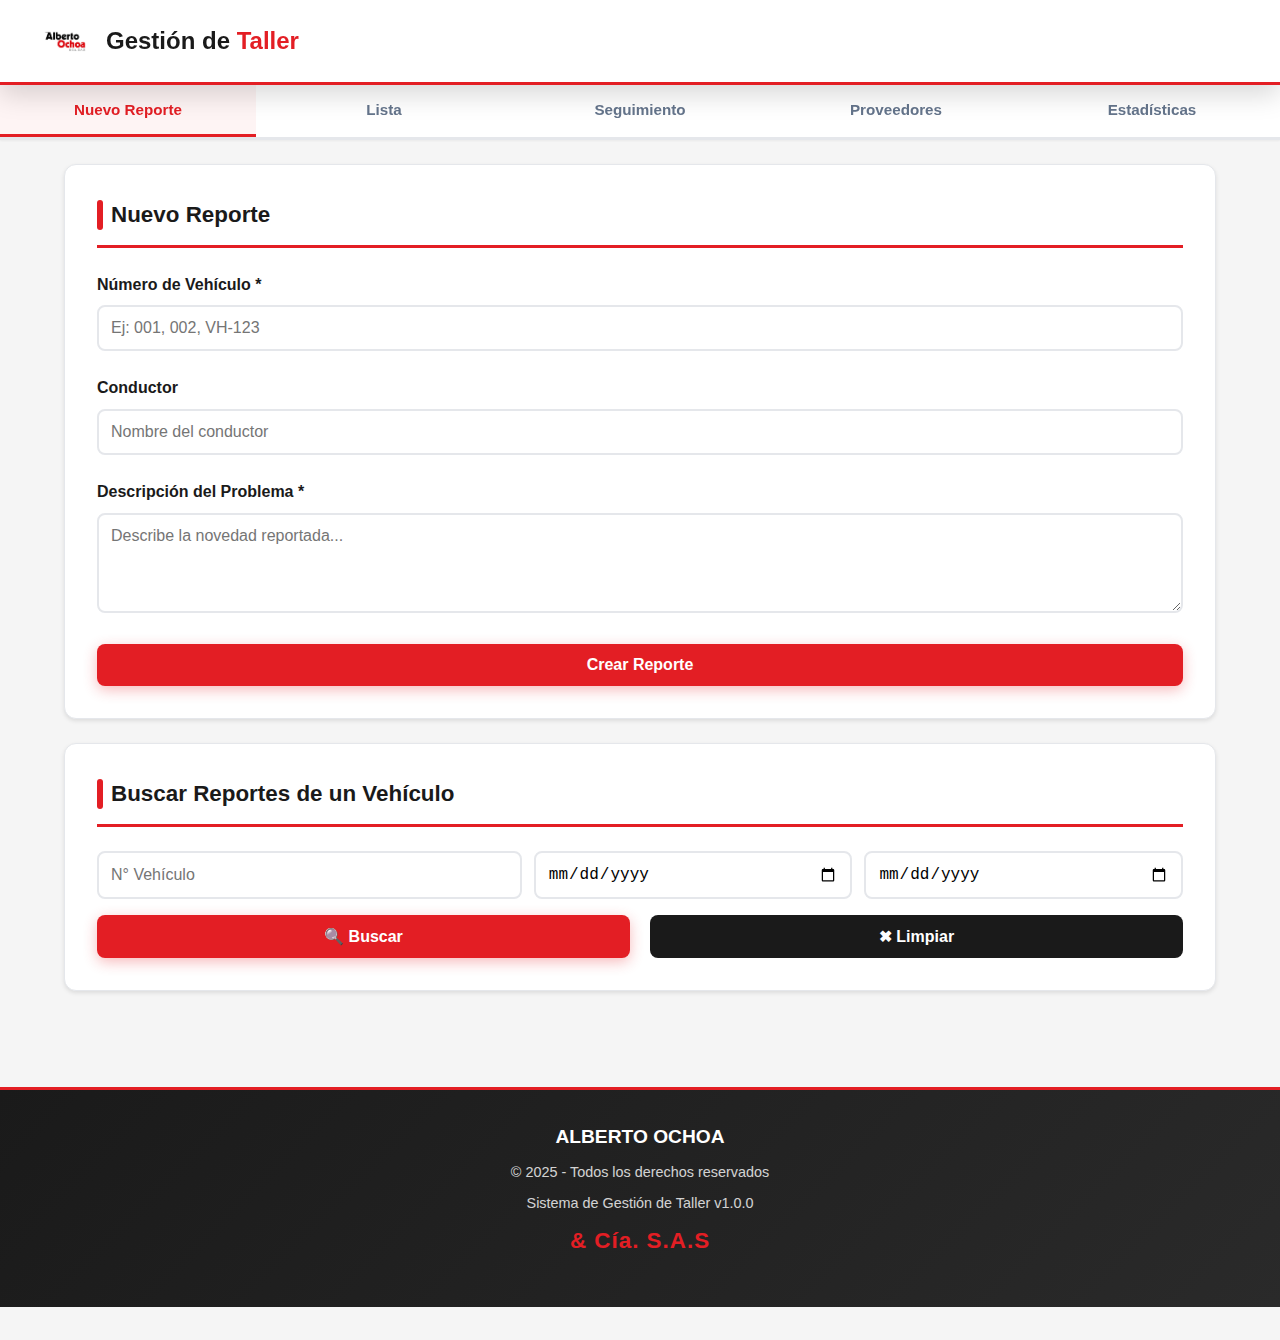
<file: index.html>
<!DOCTYPE html>
<html lang="es">
<head>
  <meta charset="UTF-8">
  <meta name="viewport" content="width=device-width, initial-scale=1.0, maximum-scale=1.0, user-scalable=no">
  <meta name="theme-color" content="#e31e24">
  <meta name="description" content="Sistema de Gestión de Taller - Alberto Ochoa & Cía. S.A.S">
  <meta name="apple-mobile-web-app-capable" content="yes">
  <meta name="apple-mobile-web-app-status-bar-style" content="black-translucent">
  <title>Gestión de Taller - Alberto Ochoa</title>
  <link rel="manifest" href="manifest.json">
  <link rel="icon" type="image/png" sizes="32x32" href="assets/logo.png">
  <link rel="icon" type="image/png" sizes="16x16" href="assets/logo.png">
  <link rel="apple-touch-icon" sizes="180x180" href="assets/logo.png">
  <link rel="stylesheet" href="styles.css">
</head>
<body>
  <div id="app">
    <!-- Header -->
    <header class="app-header">
      <div class="header-content">
        <div class="header-logo">
          <img src="assets/logo.png" alt="Alberto Ochoa & Cía. S.A.S" class="company-logo">
          <h1>Gestión de <span class="brand-highlight">Taller</span></h1>
        </div>
        <button id="installBtn" class="install-btn" style="display: none;">
          📱 Instalar
        </button>
      </div>
    </header>

    <!-- Navegación -->
    <nav class="nav-tabs">
      <button class="tab-btn active" data-view="nuevo">Nuevo Reporte</button>
      <button class="tab-btn" data-view="lista">Lista</button>
      <button class="tab-btn" data-view="seguimiento">Seguimiento</button>
      <button class="tab-btn" data-view="proveedores">Proveedores</button>
      <button class="tab-btn" data-view="estadisticas">Estadísticas</button>
      <button class="tab-btn" data-view="config" style="margin-left: auto; background: #28a745; display: none;">Google Sheets</button>
    </nav>

    <!-- Vista: Nuevo Reporte -->
    <div id="view-nuevo" class="view active">
      <div class="container">
        <div class="card">
          <h2>Nuevo Reporte</h2>
          <form id="formNuevoReporte">
            <div class="form-group">
              <label for="numero_vehiculo">Número de Vehículo *</label>
              <input type="text" id="numero_vehiculo" required placeholder="Ej: 001, 002, VH-123">
            </div>
            
            <div class="form-group">
              <label for="conductor">Conductor</label>
              <input type="text" id="conductor" placeholder="Nombre del conductor">
            </div>
            
            <div class="form-group">
              <label for="descripcion">Descripción del Problema *</label>
              <textarea id="descripcion" required rows="4" placeholder="Describe la novedad reportada..."></textarea>
            </div>
            
            <button type="submit" class="btn btn-primary">Crear Reporte</button>
          </form>
        </div>

        <div class="card">
          <h2>Buscar Reportes de un Vehículo</h2>
          
          <div class="search-row">
            <input type="text" id="buscarVehiculo" placeholder="N° Vehículo">
            <input type="date" id="fechaDesde" title="Fecha desde">
            <input type="date" id="fechaHasta" title="Fecha hasta">
          </div>
          
          <div class="search-buttons">
            <button onclick="buscarPorVehiculo()" class="btn btn-primary">🔍 Buscar</button>
            <button onclick="limpiarBusqueda()" class="btn btn-secondary">✖ Limpiar</button>
          </div>
          
          <div id="resultadosBusqueda"></div>
        </div>
      </div>
    </div>

    <!-- Vista: Lista de Reportes -->
    <div id="view-lista" class="view">
      <div class="container">
        <div class="filters">
          <label>Filtrar por estado:</label>
          <select id="filtroEstado" onchange="cargarReportes()">
            <option value="">Todos</option>
            <option value="REPORTE">REPORTE</option>
            <option value="TÉCNICO ASIGNADO">TÉCNICO ASIGNADO</option>
            <option value="ANÁLISIS">ANÁLISIS</option>
            <option value="TALLER">TALLER</option>
            <option value="DIAGNÓSTICO">DIAGNÓSTICO</option>
            <option value="REPARACIÓN">REPARACIÓN</option>
            <option value="SEGUIMIENTO">SEGUIMIENTO</option>
          </select>
          <button onclick="cargarReportes()" class="btn btn-secondary">🔄 Actualizar</button>
        </div>
        
        <div id="listaReportes" class="reportes-grid"></div>
      </div>
    </div>

    <!-- Vista: Seguimiento -->
    <div id="view-seguimiento" class="view">
      <div class="container">
        <div class="card">
          <h2>📋 Reportes en Seguimiento</h2>
          <p style="color: var(--text-secondary); margin-bottom: 1.5rem;">
            Estos reportes están archivados pero puedes editarlos. No aparecen en la lista principal.
          </p>
        </div>
        <div id="listaSeguimiento" class="reportes-grid"></div>
      </div>
    </div>

    <!-- Vista: Estadísticas -->
    <div id="view-estadisticas" class="view">
      <div class="container">
        <div class="card">
          <h2>Estadísticas</h2>
          <div id="estadisticasContent"></div>
        </div>
      </div>
    </div>

    <!-- Vista: Proveedores/Talleres -->
    <div id="view-proveedores" class="view">
      <div class="container">
        <div class="card">
          <h2>Proveedores y Talleres</h2>
          <div style="display: flex; gap: 1rem; margin-bottom: 1.5rem; flex-wrap: wrap;">
            <button class="btn btn-primary" onclick="abrirFormularioProveedor()">
              Agregar Proveedor
            </button>
            <button class="btn btn-success" onclick="window.location.href='importar-proveedores.html'">
              Importar desde CSV
            </button>
          </div>
          <div id="listaProveedores" class="list-container"></div>
        </div>
      </div>
    </div>

    <!-- Modal de Detalle/Edición -->
    <div id="modalDetalle" class="modal">
      <div class="modal-content">
        <span class="close" onclick="cerrarModal()">&times;</span>
        <div id="detalleReporte"></div>
      </div>
    </div>

    <!-- Modal de Proveedor -->
    <div id="modalProveedor" class="modal">
      <div class="modal-content">
        <span class="close" onclick="cerrarModalProveedor()">&times;</span>
        <div id="formularioProveedor"></div>
      </div>
    </div>

    <!-- Notificación Toast -->
    <div id="toast" class="toast"></div>

    <!-- Footer -->
    <footer class="app-footer">
      <p>&copy; 2025 - Todos los derechos reservados</p>
      <p class="footer-version">Sistema de Gestión de Taller v1.0.0</p>
    </footer>
  </div>

  <script src="google-apps-script.js?v=1.2"></script>
  <script src="app.js?v=1.2"></script>
  <script>
    // Redirigir a configuración de Google Sheets
    document.querySelector('[data-view="config"]')?.addEventListener('click', (e) => {
      e.preventDefault();
      window.location.href = 'configurar-sheets.html';
    });
  </script>
</body>
</html>
</file>
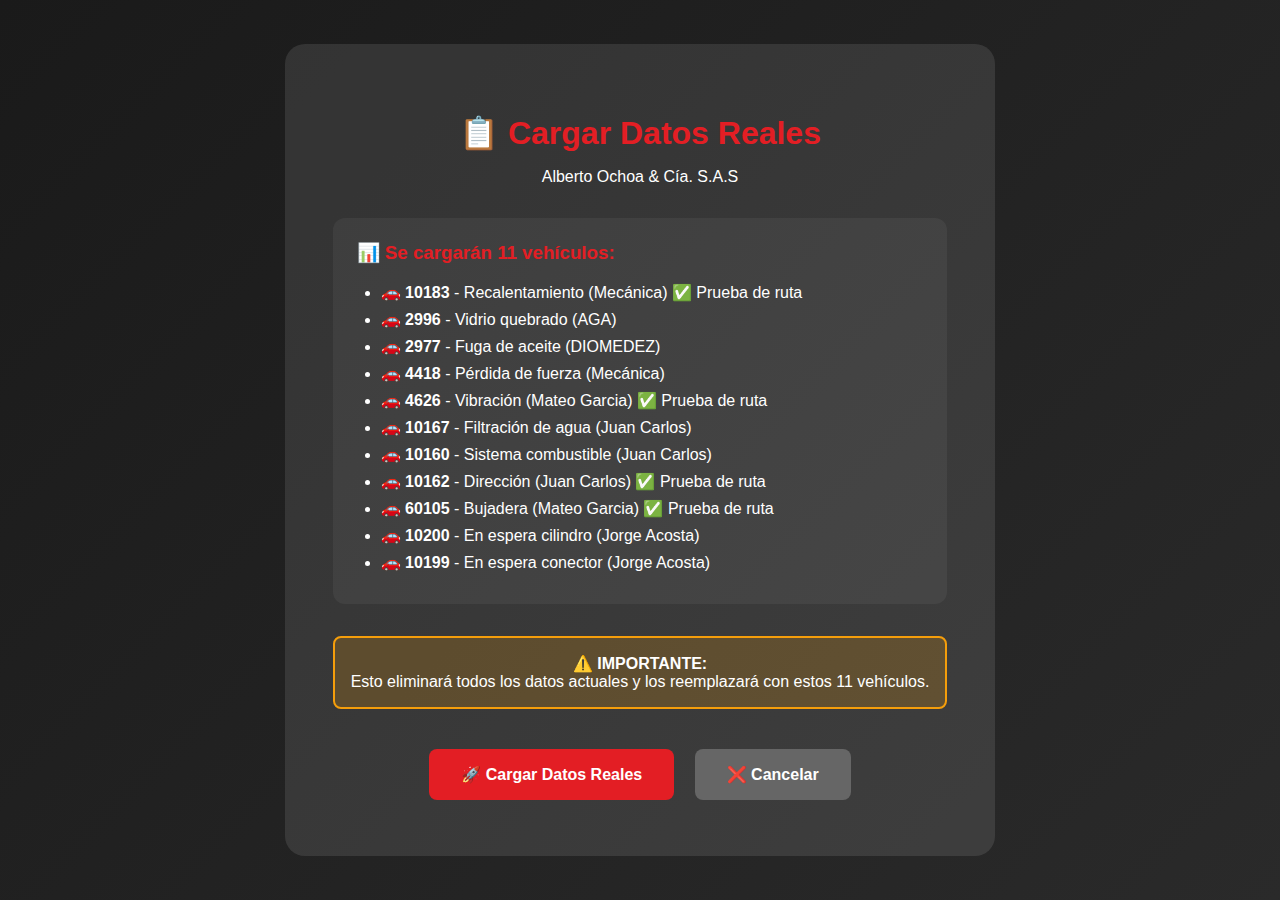
<file: cargar-datos-reales.html>
<!DOCTYPE html>
<html lang="es">
<head>
  <meta charset="UTF-8">
  <meta name="viewport" content="width=device-width, initial-scale=1.0">
  <title>Cargar Datos Reales - Alberto Ochoa</title>
  <style>
    body {
      font-family: -apple-system, BlinkMacSystemFont, 'Segoe UI', Roboto, Arial, sans-serif;
      display: flex;
      align-items: center;
      justify-content: center;
      min-height: 100vh;
      margin: 0;
      background: linear-gradient(135deg, #1a1a1a, #2a2a2a);
      color: white;
    }
    .container {
      text-align: center;
      padding: 3rem;
      background: rgba(255, 255, 255, 0.1);
      border-radius: 20px;
      max-width: 700px;
    }
    h1 {
      color: #e31e24;
      margin-bottom: 1rem;
    }
    .info {
      background: rgba(255, 255, 255, 0.05);
      padding: 1.5rem;
      border-radius: 12px;
      margin: 2rem 0;
      text-align: left;
    }
    .info h3 {
      color: #e31e24;
      margin-top: 0;
    }
    .info ul {
      margin: 0.5rem 0;
      padding-left: 1.5rem;
    }
    .info li {
      margin: 0.5rem 0;
    }
    .btn {
      padding: 1rem 2rem;
      margin: 0.5rem;
      border: none;
      border-radius: 8px;
      font-size: 1rem;
      font-weight: 700;
      cursor: pointer;
      transition: all 0.3s;
    }
    .btn-primary {
      background: #e31e24;
      color: white;
    }
    .btn-primary:hover {
      background: #b91820;
      transform: translateY(-2px);
    }
    .btn-secondary {
      background: #666;
      color: white;
    }
    .btn-secondary:hover {
      background: #888;
    }
    .warning {
      background: rgba(245, 158, 11, 0.2);
      border: 2px solid #f59e0b;
      padding: 1rem;
      border-radius: 8px;
      margin: 1rem 0;
    }
  </style>
</head>
<body>
  <div class="container">
    <h1>📋 Cargar Datos Reales</h1>
    <p>Alberto Ochoa & Cía. S.A.S</p>
    
    <div class="info">
      <h3>📊 Se cargarán 11 vehículos:</h3>
      <ul>
        <li>🚗 <strong>10183</strong> - Recalentamiento (Mecánica) ✅ Prueba de ruta</li>
        <li>🚗 <strong>2996</strong> - Vidrio quebrado (AGA)</li>
        <li>🚗 <strong>2977</strong> - Fuga de aceite (DIOMEDEZ)</li>
        <li>🚗 <strong>4418</strong> - Pérdida de fuerza (Mecánica)</li>
        <li>🚗 <strong>4626</strong> - Vibración (Mateo Garcia) ✅ Prueba de ruta</li>
        <li>🚗 <strong>10167</strong> - Filtración de agua (Juan Carlos)</li>
        <li>🚗 <strong>10160</strong> - Sistema combustible (Juan Carlos)</li>
        <li>🚗 <strong>10162</strong> - Dirección (Juan Carlos) ✅ Prueba de ruta</li>
        <li>🚗 <strong>60105</strong> - Bujadera (Mateo Garcia) ✅ Prueba de ruta</li>
        <li>🚗 <strong>10200</strong> - En espera cilindro (Jorge Acosta)</li>
        <li>🚗 <strong>10199</strong> - En espera conector (Jorge Acosta)</li>
      </ul>
    </div>
    
    <div class="warning">
      <strong>⚠️ IMPORTANTE:</strong><br>
      Esto eliminará todos los datos actuales y los reemplazará con estos 11 vehículos.
    </div>
    
    <div style="margin-top: 2rem;">
      <button class="btn btn-primary" id="btnCargarDatos">
        🚀 Cargar Datos Reales
      </button>
      <button class="btn btn-secondary" onclick="window.location.href='index.html'">
        ❌ Cancelar
      </button>
    </div>
  </div>

  <script src="cargar-datos-reales.js"></script>
</body>
</html>
</file>
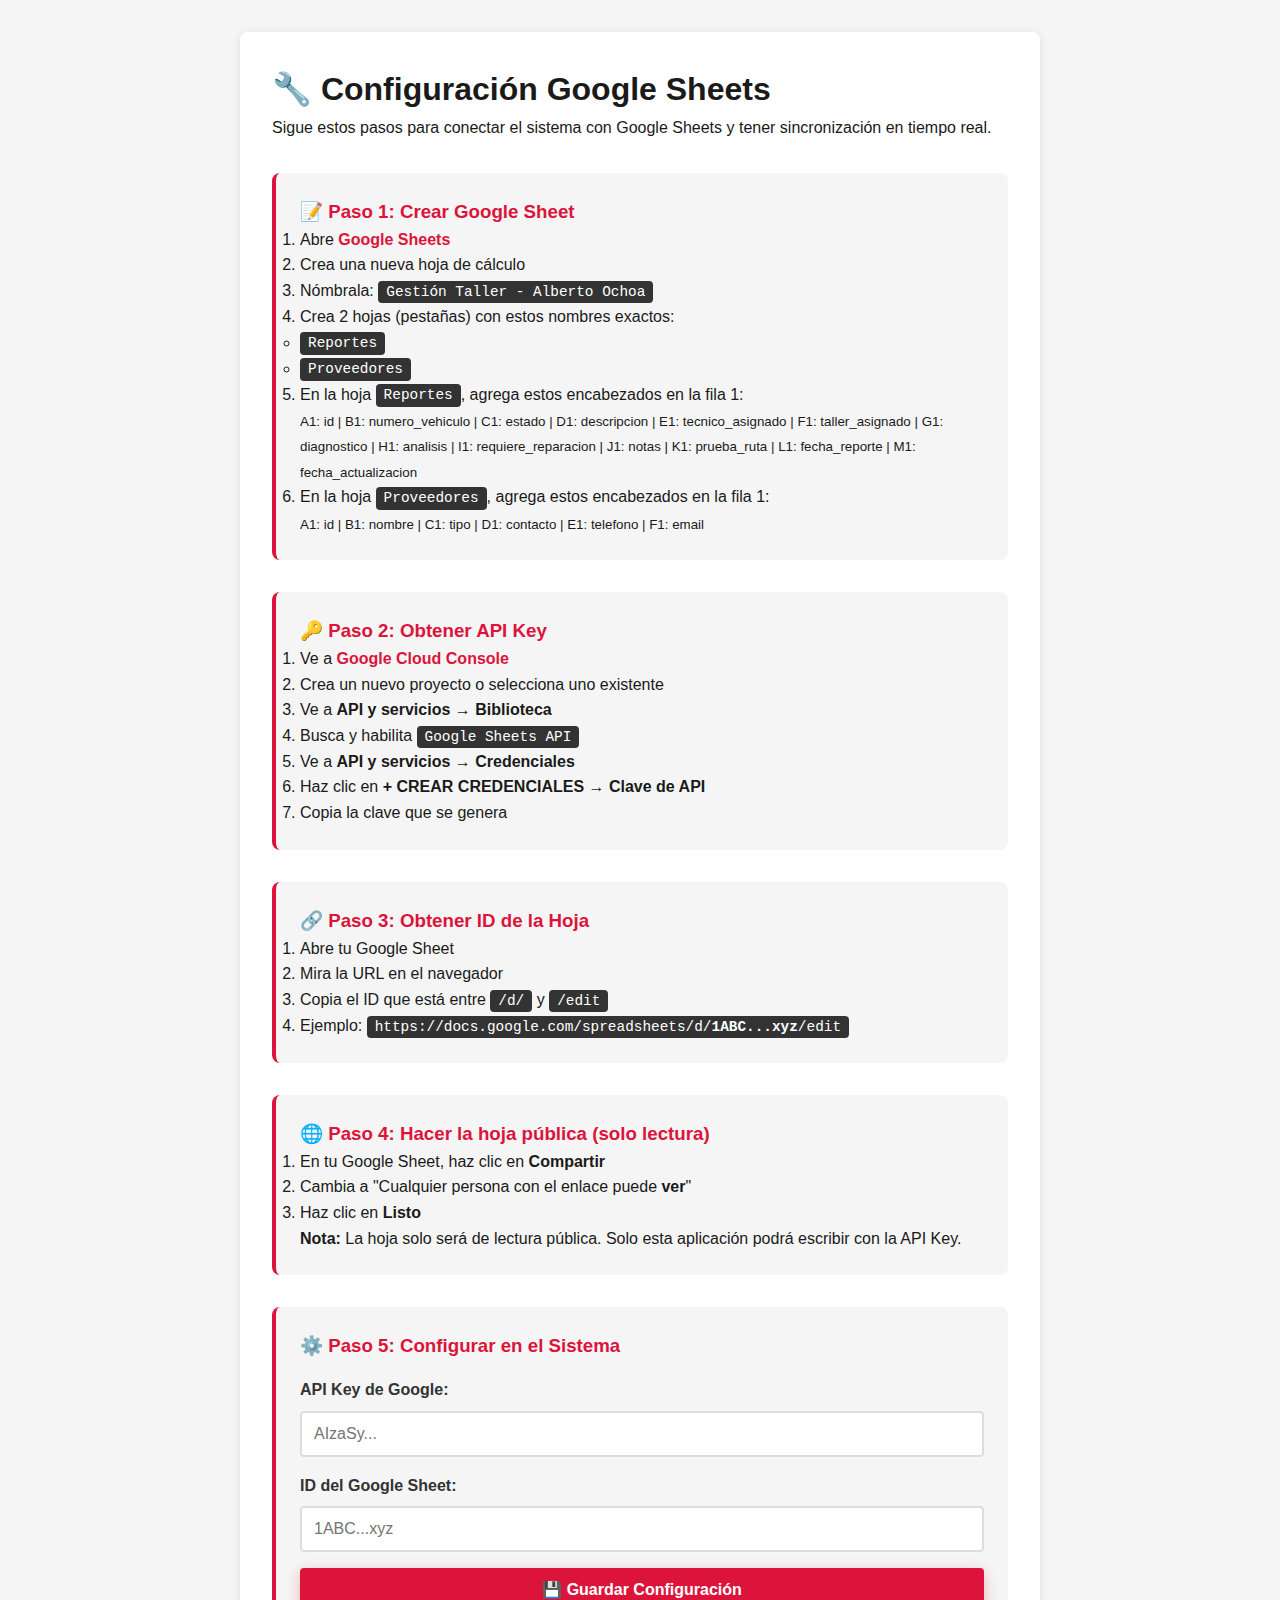
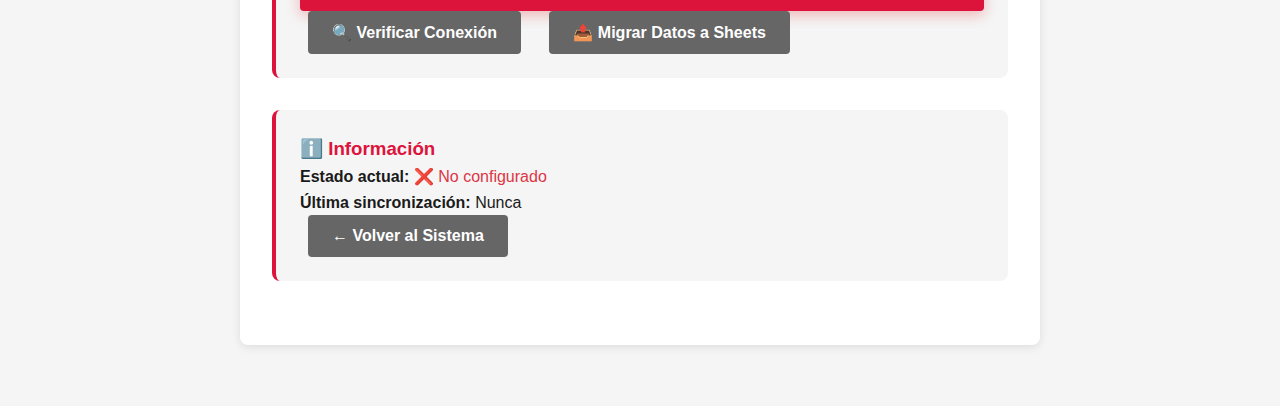
<file: configurar-sheets.html>
<!DOCTYPE html>
<html lang="es">
<head>
  <meta charset="UTF-8">
  <meta name="viewport" content="width=device-width, initial-scale=1.0">
  <title>Configurar Google Sheets - Alberto Ochoa</title>
  <link rel="stylesheet" href="styles.css">
  <style>
    .config-container {
      max-width: 800px;
      margin: 2rem auto;
      padding: 2rem;
      background: white;
      border-radius: 8px;
      box-shadow: 0 2px 10px rgba(0,0,0,0.1);
    }
    .step {
      margin: 2rem 0;
      padding: 1.5rem;
      background: #f5f5f5;
      border-radius: 8px;
      border-left: 4px solid #dc143c;
    }
    .step h3 {
      color: #dc143c;
      margin-top: 0;
    }
    .step code {
      background: #333;
      color: #fff;
      padding: 0.2rem 0.5rem;
      border-radius: 4px;
      font-size: 0.9rem;
    }
    .input-group {
      margin: 1rem 0;
    }
    .input-group label {
      display: block;
      font-weight: bold;
      margin-bottom: 0.5rem;
      color: #333;
    }
    .input-group input {
      width: 100%;
      padding: 0.75rem;
      border: 2px solid #ddd;
      border-radius: 4px;
      font-size: 1rem;
      box-sizing: border-box;
    }
    .input-group input:focus {
      outline: none;
      border-color: #dc143c;
    }
    .btn {
      padding: 0.75rem 1.5rem;
      border: none;
      border-radius: 4px;
      font-size: 1rem;
      cursor: pointer;
      margin-right: 1rem;
      transition: background 0.3s;
    }
    .btn-primary {
      background: #dc143c;
      color: white;
    }
    .btn-primary:hover {
      background: #b01030;
    }
    .btn-secondary {
      background: #666;
      color: white;
    }
    .btn-secondary:hover {
      background: #555;
    }
    .status {
      padding: 1rem;
      margin: 1rem 0;
      border-radius: 4px;
      display: none;
    }
    .status.success {
      background: #d4edda;
      color: #155724;
      border: 1px solid #c3e6cb;
      display: block;
    }
    .status.error {
      background: #f8d7da;
      color: #721c24;
      border: 1px solid #f5c6cb;
      display: block;
    }
    .link {
      color: #dc143c;
      text-decoration: none;
      font-weight: bold;
    }
    .link:hover {
      text-decoration: underline;
    }
  </style>
</head>
<body>
  <div class="config-container">
    <h1>🔧 Configuración Google Sheets</h1>
    <p>Sigue estos pasos para conectar el sistema con Google Sheets y tener sincronización en tiempo real.</p>

    <!-- PASO 1 -->
    <div class="step">
      <h3>📝 Paso 1: Crear Google Sheet</h3>
      <ol>
        <li>Abre <a href="https://sheets.google.com" target="_blank" class="link">Google Sheets</a></li>
        <li>Crea una nueva hoja de cálculo</li>
        <li>Nómbrala: <code>Gestión Taller - Alberto Ochoa</code></li>
        <li>Crea 2 hojas (pestañas) con estos nombres exactos:
          <ul>
            <li><code>Reportes</code></li>
            <li><code>Proveedores</code></li>
          </ul>
        </li>
        <li>En la hoja <code>Reportes</code>, agrega estos encabezados en la fila 1:
          <br><small>A1: id | B1: numero_vehiculo | C1: estado | D1: descripcion | E1: tecnico_asignado | F1: taller_asignado | G1: diagnostico | H1: analisis | I1: requiere_reparacion | J1: notas | K1: prueba_ruta | L1: fecha_reporte | M1: fecha_actualizacion</small>
        </li>
        <li>En la hoja <code>Proveedores</code>, agrega estos encabezados en la fila 1:
          <br><small>A1: id | B1: nombre | C1: tipo | D1: contacto | E1: telefono | F1: email</small>
        </li>
      </ol>
    </div>

    <!-- PASO 2 -->
    <div class="step">
      <h3>🔑 Paso 2: Obtener API Key</h3>
      <ol>
        <li>Ve a <a href="https://console.cloud.google.com" target="_blank" class="link">Google Cloud Console</a></li>
        <li>Crea un nuevo proyecto o selecciona uno existente</li>
        <li>Ve a <strong>API y servicios → Biblioteca</strong></li>
        <li>Busca y habilita <code>Google Sheets API</code></li>
        <li>Ve a <strong>API y servicios → Credenciales</strong></li>
        <li>Haz clic en <strong>+ CREAR CREDENCIALES → Clave de API</strong></li>
        <li>Copia la clave que se genera</li>
      </ol>
    </div>

    <!-- PASO 3 -->
    <div class="step">
      <h3>🔗 Paso 3: Obtener ID de la Hoja</h3>
      <ol>
        <li>Abre tu Google Sheet</li>
        <li>Mira la URL en el navegador</li>
        <li>Copia el ID que está entre <code>/d/</code> y <code>/edit</code></li>
        <li>Ejemplo: <code>https://docs.google.com/spreadsheets/d/<strong>1ABC...xyz</strong>/edit</code></li>
      </ol>
    </div>

    <!-- PASO 4 -->
    <div class="step">
      <h3>🌐 Paso 4: Hacer la hoja pública (solo lectura)</h3>
      <ol>
        <li>En tu Google Sheet, haz clic en <strong>Compartir</strong></li>
        <li>Cambia a "Cualquier persona con el enlace puede <strong>ver</strong>"</li>
        <li>Haz clic en <strong>Listo</strong></li>
      </ol>
      <p><strong>Nota:</strong> La hoja solo será de lectura pública. Solo esta aplicación podrá escribir con la API Key.</p>
    </div>

    <!-- FORMULARIO -->
    <div class="step">
      <h3>⚙️ Paso 5: Configurar en el Sistema</h3>
      
      <div class="input-group">
        <label for="apiKey">API Key de Google:</label>
        <input type="text" id="apiKey" placeholder="AIzaSy...">
      </div>

      <div class="input-group">
        <label for="sheetId">ID del Google Sheet:</label>
        <input type="text" id="sheetId" placeholder="1ABC...xyz">
      </div>

      <button class="btn btn-primary" onclick="guardarConfiguracion()">💾 Guardar Configuración</button>
      <button class="btn btn-secondary" onclick="verificarConexion()">🔍 Verificar Conexión</button>
      <button class="btn btn-secondary" onclick="migrarDatos()">📤 Migrar Datos a Sheets</button>

      <div id="status" class="status"></div>
    </div>

    <div class="step">
      <h3>ℹ️ Información</h3>
      <p><strong>Estado actual:</strong> <span id="estadoActual">No configurado</span></p>
      <p><strong>Última sincronización:</strong> <span id="ultimaSync">Nunca</span></p>
      <button class="btn btn-secondary" onclick="window.location.href='index.html'">← Volver al Sistema</button>
    </div>
  </div>

  <script src="google-sheets.js"></script>
  <script>
    // Verificar estado actual
    window.addEventListener('DOMContentLoaded', () => {
      const apiKey = localStorage.getItem('google_sheets_api_key');
      const sheetId = localStorage.getItem('google_sheets_id');
      
      if (apiKey && sheetId) {
        document.getElementById('apiKey').value = apiKey;
        document.getElementById('sheetId').value = sheetId;
        document.getElementById('estadoActual').textContent = '✅ Configurado';
        document.getElementById('estadoActual').style.color = '#28a745';
        googleSheets.configure(apiKey, sheetId);
      } else {
        document.getElementById('estadoActual').textContent = '❌ No configurado';
        document.getElementById('estadoActual').style.color = '#dc3545';
      }
    });

    function guardarConfiguracion() {
      const apiKey = document.getElementById('apiKey').value.trim();
      const sheetId = document.getElementById('sheetId').value.trim();
      
      if (!apiKey || !sheetId) {
        mostrarEstado('error', '❌ Por favor completa todos los campos');
        return;
      }

      googleSheets.configure(apiKey, sheetId);
      document.getElementById('estadoActual').textContent = '✅ Configurado';
      document.getElementById('estadoActual').style.color = '#28a745';
      mostrarEstado('success', '✅ Configuración guardada correctamente');
    }

    async function verificarConexion() {
      mostrarEstado('', 'Verificando conexión...');
      
      const resultado = await googleSheets.verificarConexion();
      
      if (resultado.success) {
        mostrarEstado('success', `✅ Conexión exitosa\nHoja: ${resultado.title}\nPestañas encontradas: ${resultado.sheets.join(', ')}`);
      } else {
        mostrarEstado('error', `❌ Error de conexión: ${resultado.error}\n\nVerifica que:\n1. El API Key sea correcto\n2. El ID de la hoja sea correcto\n3. Google Sheets API esté habilitada\n4. La hoja sea pública (solo lectura)`);
      }
    }

    async function migrarDatos() {
      if (!googleSheets.isConfigured()) {
        mostrarEstado('error', '❌ Primero debes configurar Google Sheets');
        return;
      }

      mostrarEstado('', 'Migrando datos a Google Sheets...');

      try {
        // Leer datos del localStorage
        const reportes = googleSheets.leerLocalStorage('gestion_taller_reportes');
        const proveedores = googleSheets.leerLocalStorage('gestion_taller_proveedores');

        // Guardar en Google Sheets
        await googleSheets.guardarReportes(reportes);
        await googleSheets.guardarProveedores(proveedores);

        mostrarEstado('success', `✅ Migración completada\n${reportes.length} reportes y ${proveedores.length} proveedores subidos a Google Sheets`);
        document.getElementById('ultimaSync').textContent = new Date().toLocaleString();
      } catch (error) {
        mostrarEstado('error', `❌ Error en la migración: ${error.message}`);
      }
    }

    function mostrarEstado(tipo, mensaje) {
      const status = document.getElementById('status');
      status.className = `status ${tipo}`;
      status.textContent = mensaje;
      status.style.display = 'block';
      status.style.whiteSpace = 'pre-line';
    }
  </script>
</body>
</html>
</file>
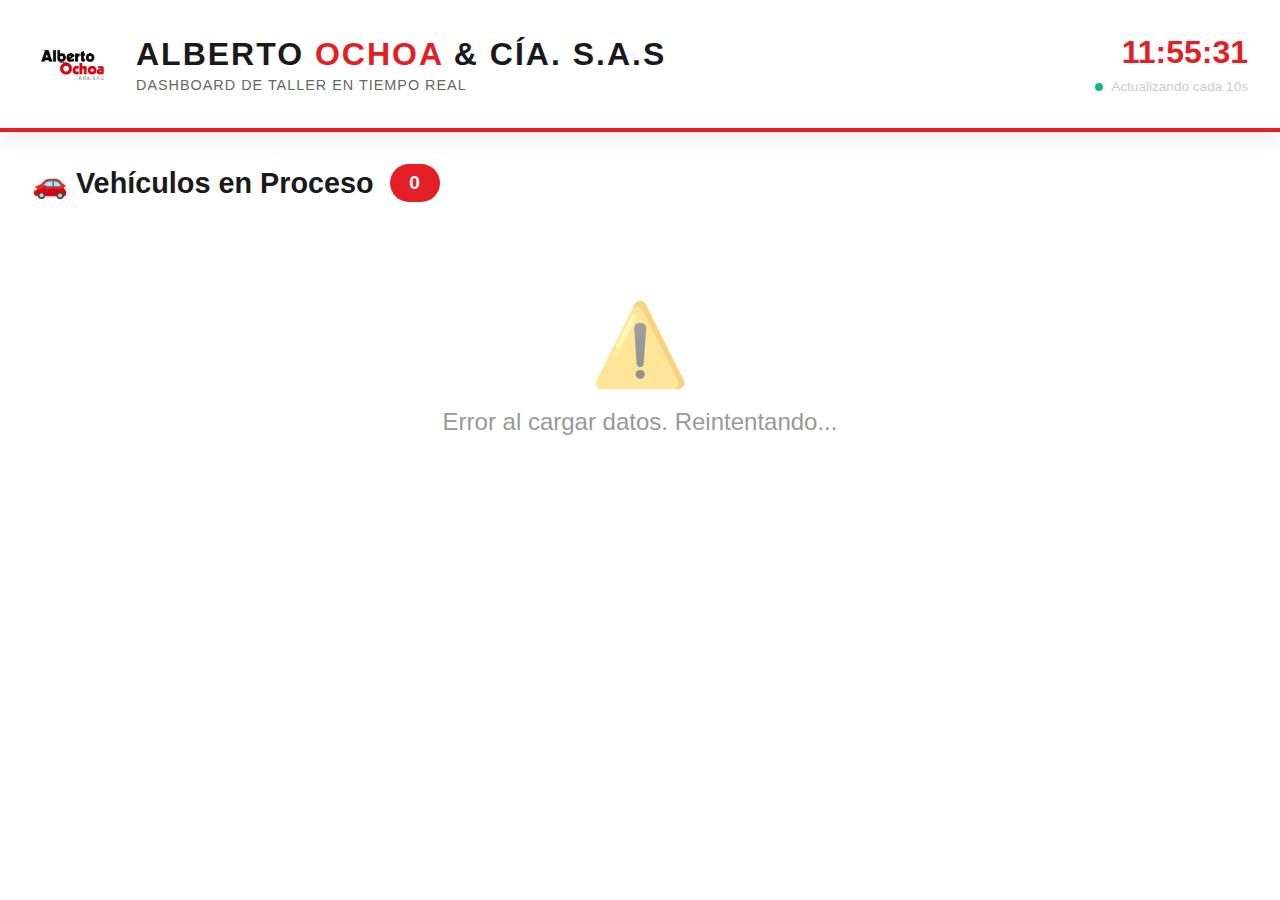
<file: dashboard.html>
<!DOCTYPE html>
<html lang="es">
<head>
  <meta charset="UTF-8">
  <meta name="viewport" content="width=device-width, initial-scale=1.0">
  <meta name="theme-color" content="#1a1a1a">
  <title>Dashboard TV - Alberto Ochoa & Cía. S.A.S</title>
  <link rel="icon" type="image/png" href="assets/logo.png">
  <link rel="stylesheet" href="dashboard.css">
</head>
<body>
  <div id="dashboard">
    <!-- Header -->
    <header class="dashboard-header">
      <div class="header-content">
        <div class="header-logo">
          <img src="assets/logo.png" alt="Alberto Ochoa & Cía. S.A.S" class="company-logo-dashboard">
          <div>
            <h1>ALBERTO <span class="brand-red">OCHOA</span> & CÍA. S.A.S</h1>
            <p class="subtitle">Dashboard de Taller en Tiempo Real</p>
          </div>
        </div>
        <div class="header-info">
          <div class="current-time" id="currentTime"></div>
          <div class="update-indicator" id="updateIndicator">
            <span class="dot"></span> Actualizando cada 10s
          </div>
        </div>
      </div>
    </header>

    <!-- Vehículos en Proceso -->
    <section class="vehicles-section">
      <div class="section-title">
        <h2>🚗 Vehículos en Proceso</h2>
        <div class="count-badge" id="countBadge">0</div>
      </div>
      <div class="vehicles-grid" id="vehiclesGrid">
        <!-- Los vehículos se cargarán dinámicamente -->
      </div>
    </section>
  </div>

  <script src="google-apps-script.js"></script>
  <script src="dashboard.js"></script>
</body>
</html>
</file>
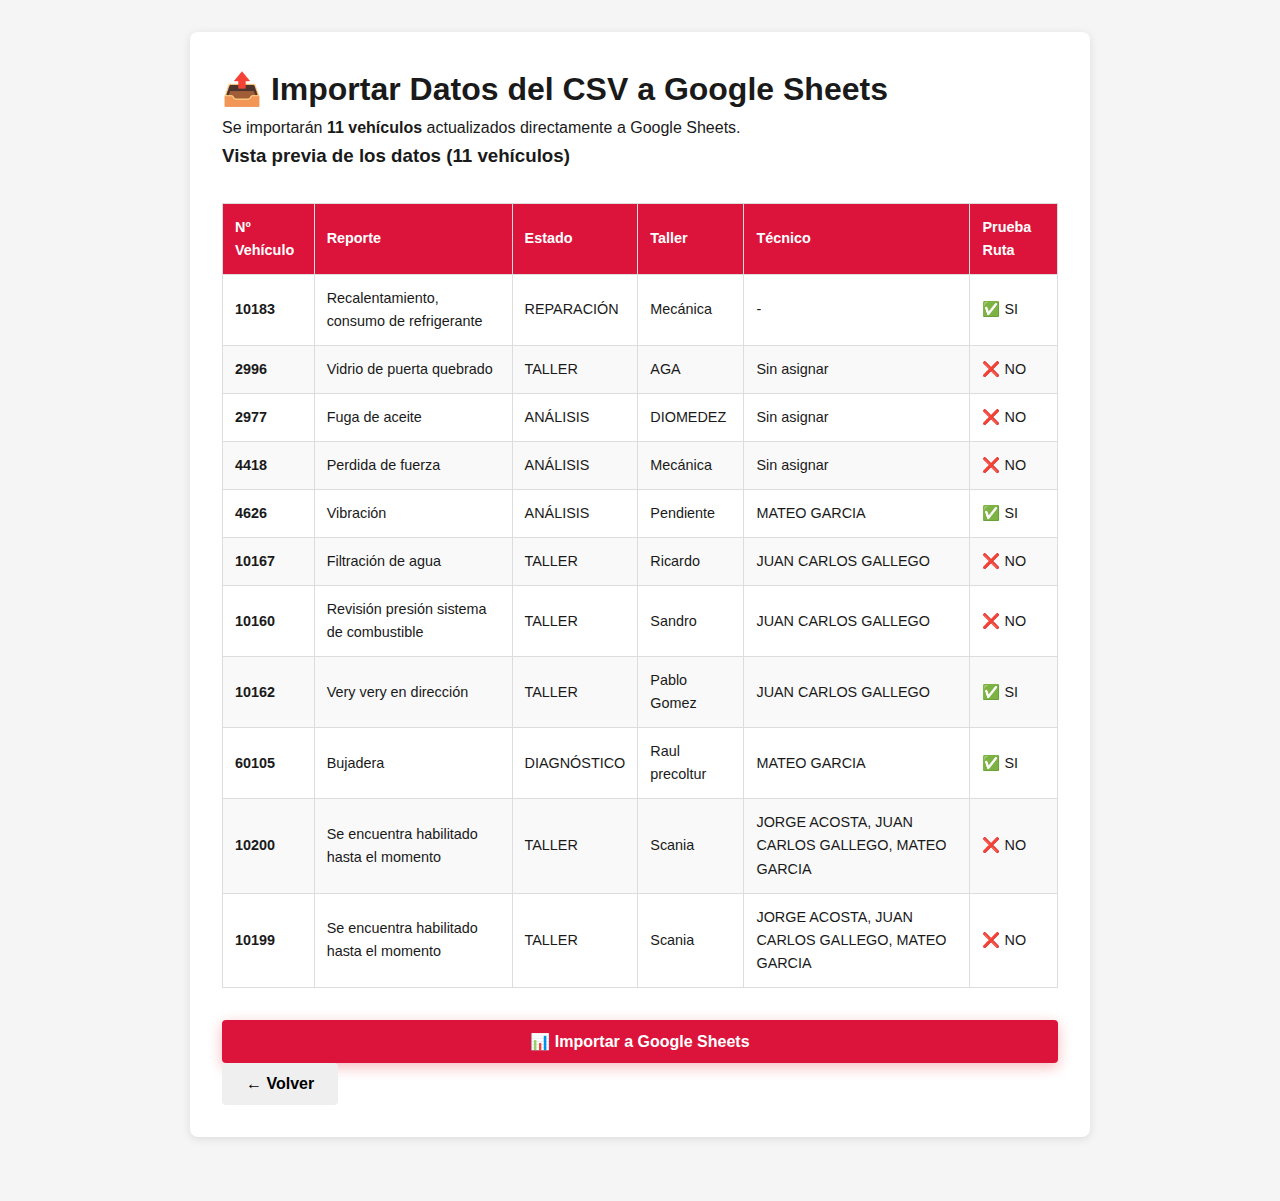
<file: importar-csv-sheets.html>
<!DOCTYPE html>
<html lang="es">
<head>
  <meta charset="UTF-8">
  <meta name="viewport" content="width=device-width, initial-scale=1.0">
  <title>Importar CSV a Google Sheets - Alberto Ochoa</title>
  <link rel="stylesheet" href="styles.css">
  <style>
    .import-container {
      max-width: 900px;
      margin: 2rem auto;
      padding: 2rem;
      background: white;
      border-radius: 8px;
      box-shadow: 0 2px 10px rgba(0,0,0,0.1);
    }
    .preview-table {
      width: 100%;
      border-collapse: collapse;
      margin: 2rem 0;
      font-size: 0.9rem;
    }
    .preview-table th,
    .preview-table td {
      border: 1px solid #ddd;
      padding: 0.75rem;
      text-align: left;
    }
    .preview-table th {
      background: #dc143c;
      color: white;
      font-weight: bold;
    }
    .preview-table tr:nth-child(even) {
      background: #f9f9f9;
    }
    .btn {
      padding: 0.75rem 1.5rem;
      border: none;
      border-radius: 4px;
      font-size: 1rem;
      cursor: pointer;
      margin-right: 1rem;
      transition: background 0.3s;
    }
    .btn-primary {
      background: #dc143c;
      color: white;
    }
    .btn-primary:hover {
      background: #b01030;
    }
    .status {
      padding: 1rem;
      margin: 1rem 0;
      border-radius: 4px;
      display: none;
    }
    .status.success {
      background: #d4edda;
      color: #155724;
      border: 1px solid #c3e6cb;
      display: block;
    }
    .status.error {
      background: #f8d7da;
      color: #721c24;
      border: 1px solid #f5c6cb;
      display: block;
    }
  </style>
</head>
<body>
  <div class="import-container">
    <h1>📤 Importar Datos del CSV a Google Sheets</h1>
    <p>Se importarán <strong>11 vehículos</strong> actualizados directamente a Google Sheets.</p>

    <div id="preview"></div>

    <button class="btn btn-primary" onclick="importarASheets()">📊 Importar a Google Sheets</button>
    <button class="btn" onclick="window.location.href='index.html'">← Volver</button>

    <div id="status" class="status"></div>
  </div>

  <script src="google-sheets.js"></script>
  <script>
    // Datos del CSV convertidos a formato del sistema
    const datosCSV = [
      {
        id: 1,
        numero_vehiculo: '10183',
        estado: 'REPARACIÓN',
        descripcion: 'Recalentamiento, consumo de refrigerante',
        tecnico_asignado: null,
        taller_asignado: 'Mecánica',
        diagnostico: 'Prueba de ruta',
        analisis: 'En seguimiento',
        requiere_reparacion: null,
        notas: 'Seguimiento de consumo (posible bajada de culata)',
        prueba_ruta: true,
        fecha_reporte: new Date(Date.now() - 172800000).toISOString(),
        fecha_actualizacion: new Date().toISOString()
      },
      {
        id: 2,
        numero_vehiculo: '2996',
        estado: 'TALLER',
        descripcion: 'Vidrio de puerta quebrado',
        tecnico_asignado: 'Sin asignar',
        taller_asignado: 'AGA',
        diagnostico: 'Cambio de vidrio',
        analisis: null,
        requiere_reparacion: null,
        notas: 'Cambiar Vidrio',
        prueba_ruta: false,
        fecha_reporte: new Date(Date.now() - 86400000).toISOString(),
        fecha_actualizacion: new Date().toISOString()
      },
      {
        id: 3,
        numero_vehiculo: '2977',
        estado: 'ANÁLISIS',
        descripcion: 'Fuga de aceite',
        tecnico_asignado: 'Sin asignar',
        taller_asignado: 'DIOMEDEZ',
        diagnostico: 'Sin asignar',
        analisis: 'Pendiente',
        requiere_reparacion: null,
        notas: 'N/A',
        prueba_ruta: false,
        fecha_reporte: new Date(Date.now() - 259200000).toISOString(),
        fecha_actualizacion: new Date().toISOString()
      },
      {
        id: 4,
        numero_vehiculo: '4418',
        estado: 'ANÁLISIS',
        descripcion: 'Perdida de fuerza',
        tecnico_asignado: 'Sin asignar',
        taller_asignado: 'Mecánica',
        diagnostico: 'Sin asignar',
        analisis: 'Pendiente',
        requiere_reparacion: null,
        notas: 'N/A',
        prueba_ruta: false,
        fecha_reporte: new Date(Date.now() - 345600000).toISOString(),
        fecha_actualizacion: new Date().toISOString()
      },
      {
        id: 5,
        numero_vehiculo: '4626',
        estado: 'ANÁLISIS',
        descripcion: 'Vibración',
        tecnico_asignado: 'MATEO GARCIA',
        taller_asignado: 'Pendiente',
        diagnostico: 'Sin asignar',
        analisis: 'Pendiente',
        requiere_reparacion: null,
        notas: 'Prueba de ruta',
        prueba_ruta: true,
        fecha_reporte: new Date(Date.now() - 432000000).toISOString(),
        fecha_actualizacion: new Date().toISOString()
      },
      {
        id: 6,
        numero_vehiculo: '10167',
        estado: 'TALLER',
        descripcion: 'Filtración de agua',
        tecnico_asignado: 'JUAN CARLOS GALLEGO',
        taller_asignado: 'Ricardo',
        diagnostico: 'Ensikada de capacete',
        analisis: null,
        requiere_reparacion: null,
        notas: 'Llamar a neider al medio dia',
        prueba_ruta: false,
        fecha_reporte: new Date(Date.now() - 518400000).toISOString(),
        fecha_actualizacion: new Date().toISOString()
      },
      {
        id: 7,
        numero_vehiculo: '10160',
        estado: 'TALLER',
        descripcion: 'Revisión presión sistema de combustible',
        tecnico_asignado: 'JUAN CARLOS GALLEGO',
        taller_asignado: 'Sandro',
        diagnostico: 'Cambio tapa carcaza filtro principal, cambio filtro interno trampa de combustible',
        analisis: null,
        requiere_reparacion: null,
        notas: 'Consecución de tapa por parte del almacen',
        prueba_ruta: false,
        fecha_reporte: new Date(Date.now() - 604800000).toISOString(),
        fecha_actualizacion: new Date().toISOString()
      },
      {
        id: 8,
        numero_vehiculo: '10162',
        estado: 'TALLER',
        descripcion: 'Very very en dirección',
        tecnico_asignado: 'JUAN CARLOS GALLEGO',
        taller_asignado: 'Pablo Gomez',
        diagnostico: 'Pendiente',
        analisis: null,
        requiere_reparacion: null,
        notas: 'Ajustar barras de dirección, suspensión delantera, cambio de bujes barra transversal, cambio de bujes amortiguador delantero lado derecho y cambio de radiador',
        prueba_ruta: true,
        fecha_reporte: new Date(Date.now() - 691200000).toISOString(),
        fecha_actualizacion: new Date().toISOString()
      },
      {
        id: 9,
        numero_vehiculo: '60105',
        estado: 'DIAGNÓSTICO',
        descripcion: 'Bujadera',
        tecnico_asignado: 'MATEO GARCIA',
        taller_asignado: 'Raul precoltur',
        diagnostico: 'CITA MAÑANA 7AM',
        analisis: 'En espera de diagnóstico',
        requiere_reparacion: null,
        notas: 'En espera de diagnóstico',
        prueba_ruta: true,
        fecha_reporte: new Date(Date.now() - 777600000).toISOString(),
        fecha_actualizacion: new Date().toISOString()
      },
      {
        id: 10,
        numero_vehiculo: '10200',
        estado: 'TALLER',
        descripcion: 'Se encuentra habilitado hasta el momento',
        tecnico_asignado: 'JORGE ACOSTA, JUAN CARLOS GALLEGO, MATEO GARCIA',
        taller_asignado: 'Scania',
        diagnostico: 'En espera del cilindro longitudinal',
        analisis: null,
        requiere_reparacion: null,
        notas: 'En espera del cilindro longitudinal',
        prueba_ruta: false,
        fecha_reporte: new Date(Date.now() - 864000000).toISOString(),
        fecha_actualizacion: new Date().toISOString()
      },
      {
        id: 11,
        numero_vehiculo: '10199',
        estado: 'TALLER',
        descripcion: 'Se encuentra habilitado hasta el momento',
        tecnico_asignado: 'JORGE ACOSTA, JUAN CARLOS GALLEGO, MATEO GARCIA',
        taller_asignado: 'Scania',
        diagnostico: 'En espera de conector modulo tablero',
        analisis: null,
        requiere_reparacion: null,
        notas: 'En espera de conector modulo tablero',
        prueba_ruta: false,
        fecha_reporte: new Date(Date.now() - 950400000).toISOString(),
        fecha_actualizacion: new Date().toISOString()
      }
    ];

    // Mostrar preview
    window.addEventListener('DOMContentLoaded', () => {
      const preview = document.getElementById('preview');
      preview.innerHTML = `
        <h3>Vista previa de los datos (${datosCSV.length} vehículos)</h3>
        <table class="preview-table">
          <thead>
            <tr>
              <th>Nº Vehículo</th>
              <th>Reporte</th>
              <th>Estado</th>
              <th>Taller</th>
              <th>Técnico</th>
              <th>Prueba Ruta</th>
            </tr>
          </thead>
          <tbody>
            ${datosCSV.map(v => `
              <tr>
                <td><strong>${v.numero_vehiculo}</strong></td>
                <td>${v.descripcion}</td>
                <td><span class="badge badge-${v.estado.toLowerCase()}">${v.estado}</span></td>
                <td>${v.taller_asignado || '-'}</td>
                <td>${v.tecnico_asignado || '-'}</td>
                <td>${v.prueba_ruta ? '✅ SI' : '❌ NO'}</td>
              </tr>
            `).join('')}
          </tbody>
        </table>
      `;
    });

    async function importarASheets() {
      const statusDiv = document.getElementById('status');
      
      // Verificar configuración
      if (!googleSheets.isConfigured()) {
        mostrarEstado('error', '❌ Primero debes configurar Google Sheets.\nVe a ⚙️ Google Sheets en el menú principal.');
        return;
      }

      mostrarEstado('', '📤 Importando datos a Google Sheets...');

      try {
        // Guardar en localStorage primero
        localStorage.setItem('gestion_taller_reportes', JSON.stringify(datosCSV));
        
        // Guardar en Google Sheets
        const resultado = await googleSheets.guardarReportes(datosCSV);
        
        if (resultado) {
          mostrarEstado('success', `✅ Importación exitosa!\n\n${datosCSV.length} vehículos importados a Google Sheets.\n\nAhora puedes:\n1. Ver los datos en tu Google Sheet\n2. Abrir el sistema principal\n3. Ver el dashboard TV`);
        } else {
          mostrarEstado('error', '⚠️ Los datos se guardaron en localStorage pero hubo un problema al sincronizar con Google Sheets.\nRevisa la configuración.');
        }
      } catch (error) {
        mostrarEstado('error', `❌ Error al importar: ${error.message}`);
      }
    }

    function mostrarEstado(tipo, mensaje) {
      const status = document.getElementById('status');
      status.className = `status ${tipo}`;
      status.textContent = mensaje;
      status.style.display = 'block';
      status.style.whiteSpace = 'pre-line';
    }
  </script>
</body>
</html>
</file>
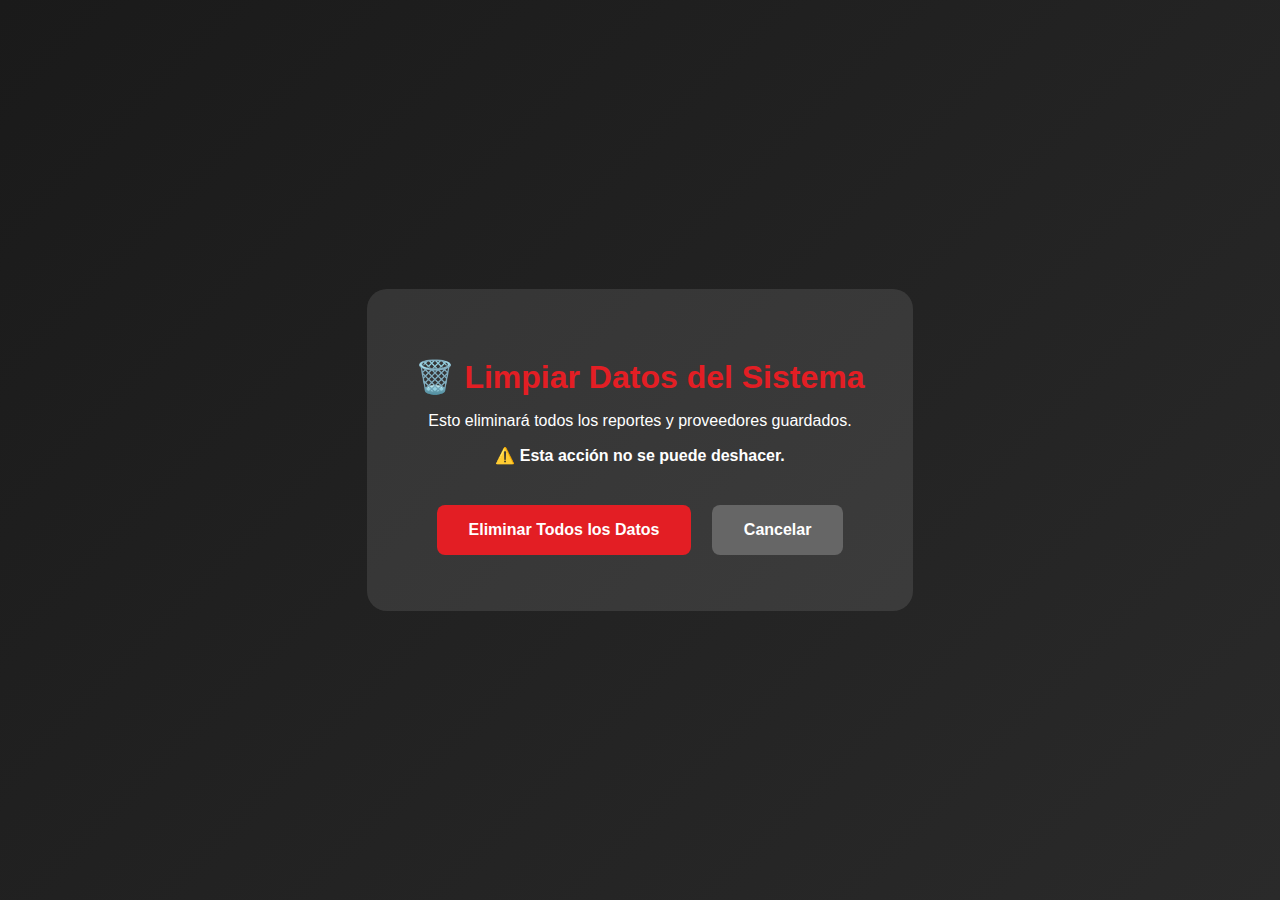
<file: limpiar-datos.html>
<!DOCTYPE html>
<html lang="es">
<head>
  <meta charset="UTF-8">
  <meta name="viewport" content="width=device-width, initial-scale=1.0">
  <title>Limpiar Datos - Sistema de Taller</title>
  <style>
    body {
      font-family: -apple-system, BlinkMacSystemFont, 'Segoe UI', Roboto, Arial, sans-serif;
      display: flex;
      align-items: center;
      justify-content: center;
      min-height: 100vh;
      margin: 0;
      background: linear-gradient(135deg, #1a1a1a, #2a2a2a);
      color: white;
    }
    .container {
      text-align: center;
      padding: 3rem;
      background: rgba(255, 255, 255, 0.1);
      border-radius: 20px;
      max-width: 500px;
    }
    h1 {
      color: #e31e24;
      margin-bottom: 1rem;
    }
    .btn {
      padding: 1rem 2rem;
      margin: 0.5rem;
      border: none;
      border-radius: 8px;
      font-size: 1rem;
      font-weight: 700;
      cursor: pointer;
      transition: all 0.3s;
    }
    .btn-danger {
      background: #e31e24;
      color: white;
    }
    .btn-danger:hover {
      background: #b91820;
      transform: translateY(-2px);
    }
    .btn-secondary {
      background: #666;
      color: white;
    }
    .btn-secondary:hover {
      background: #888;
    }
    .message {
      margin-top: 2rem;
      padding: 1rem;
      border-radius: 8px;
      display: none;
    }
    .message.success {
      background: rgba(16, 185, 129, 0.2);
      border: 2px solid #10b981;
      display: block;
    }
  </style>
</head>
<body>
  <div class="container">
    <h1>🗑️ Limpiar Datos del Sistema</h1>
    <p>Esto eliminará todos los reportes y proveedores guardados.</p>
    <p><strong>⚠️ Esta acción no se puede deshacer.</strong></p>
    
    <div style="margin-top: 2rem;">
      <button class="btn btn-danger" onclick="limpiarDatos()">
        Eliminar Todos los Datos
      </button>
      <button class="btn btn-secondary" onclick="irAlSistema()">
        Cancelar
      </button>
    </div>
    
    <div class="message" id="message"></div>
  </div>

  <script>
    function limpiarDatos() {
      if (confirm('¿Estás seguro de eliminar TODOS los datos?\n\nEsto incluye:\n- Todos los reportes\n- Todos los proveedores\n\nEsta acción NO se puede deshacer.')) {
        // Eliminar reportes
        localStorage.removeItem('gestion_taller_reportes');
        
        // Eliminar proveedores
        localStorage.removeItem('gestion_taller_proveedores');
        
        const mensaje = document.getElementById('message');
        mensaje.className = 'message success';
        mensaje.textContent = '✅ Todos los datos han sido eliminados. Redirigiendo al sistema...';
        
        setTimeout(() => {
          window.location.href = 'index.html';
        }, 2000);
      }
    }
    
    function irAlSistema() {
      window.location.href = 'index.html';
    }
  </script>
</body>
</html>
</file>
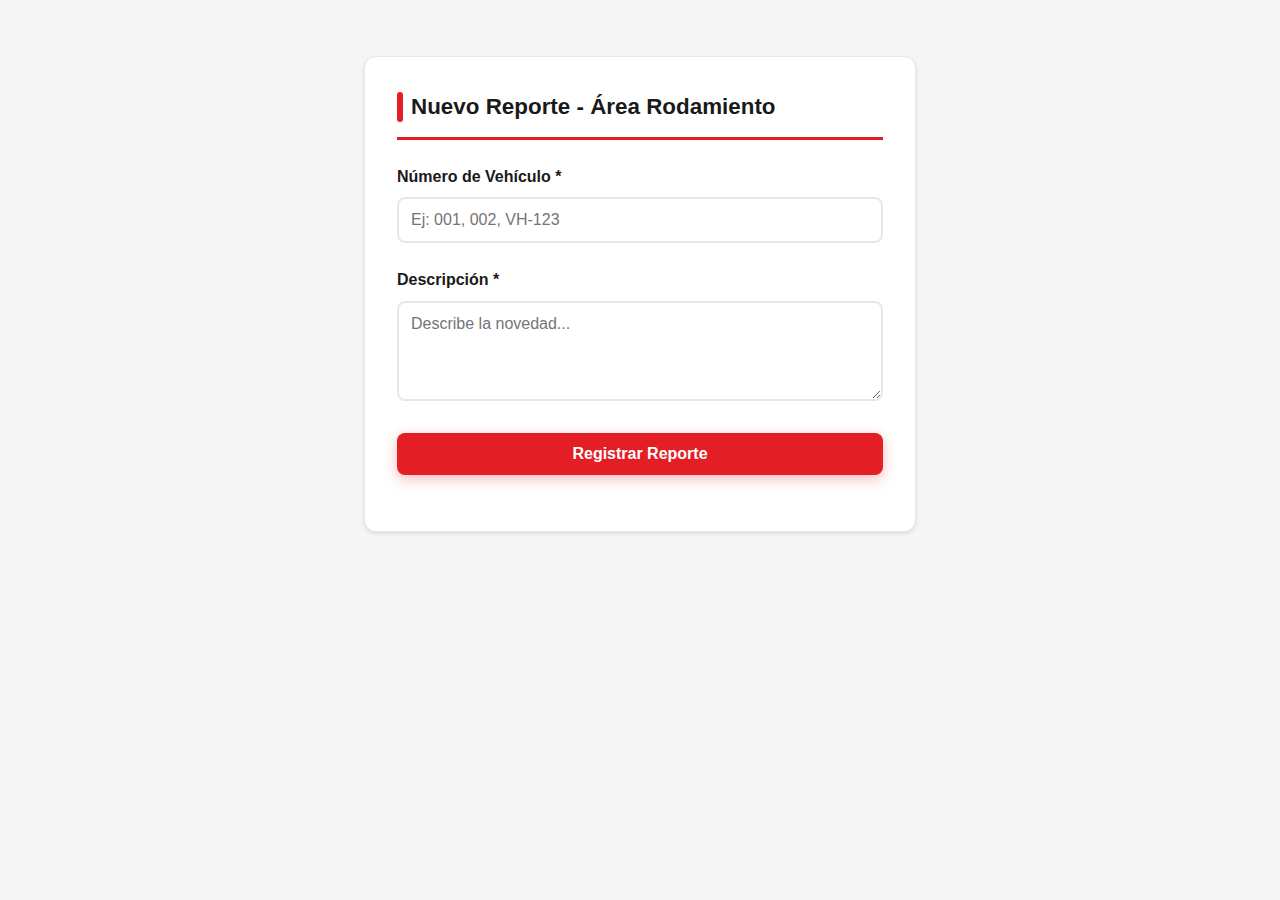
<file: rodamiento.html>
<!DOCTYPE html>
<html lang="es">
<head>
  <meta charset="UTF-8">
  <meta name="viewport" content="width=device-width, initial-scale=1.0">
  <title>Reporte Rodamiento | Gestión de Taller</title>
  <link rel="stylesheet" href="styles.css">
</head>
<body>
  <div class="container" style="max-width: 600px; margin-top: 2rem;">
    <div class="card">
      <h2>Nuevo Reporte - Área Rodamiento</h2>
      <form id="formRodamiento">
        <div class="form-group">
          <label for="numero_vehiculo">Número de Vehículo *</label>
          <input type="text" id="numero_vehiculo" required placeholder="Ej: 001, 002, VH-123">
        </div>
        <div class="form-group">
          <label for="descripcion">Descripción *</label>
          <textarea id="descripcion" required rows="4" placeholder="Describe la novedad..."></textarea>
        </div>
        <input type="hidden" id="area" value="RODAMIENTO">
        <button type="submit" class="btn btn-primary">Registrar Reporte</button>
      </form>
      <div id="mensajeRodamiento" style="margin-top:1.5rem;"></div>
    </div>
  </div>
  <script src="google-apps-script.js"></script>
  <script>
    document.getElementById('formRodamiento').addEventListener('submit', async function(e) {
      e.preventDefault();
      const numero_vehiculo = document.getElementById('numero_vehiculo').value.trim();
      const descripcion = document.getElementById('descripcion').value.trim();
      const area = document.getElementById('area').value;
      if (!numero_vehiculo || !descripcion) {
        document.getElementById('mensajeRodamiento').innerHTML = '<span style="color:red">Todos los campos son obligatorios.</span>';
        return;
      }
      // Crear reporte con área Rodamiento
      let reportes = await googleSheets.leerReportes();
      const nextId = reportes.length > 0 ? Math.max(...reportes.map(r => r.id)) + 1 : 1;
      const nuevoReporte = {
        id: nextId,
        numero_vehiculo,
        estado: 'REPORTE',
        descripcion,
        area,
        fecha_reporte: new Date().toISOString(),
        fecha_actualizacion: new Date().toISOString()
      };
      reportes.push(nuevoReporte);
      await googleSheets.guardarReportes(reportes);
      document.getElementById('mensajeRodamiento').innerHTML = '<span style="color:green">Reporte registrado correctamente.</span>';
      document.getElementById('formRodamiento').reset();
    });
  </script>
</body>
</html>
</file>
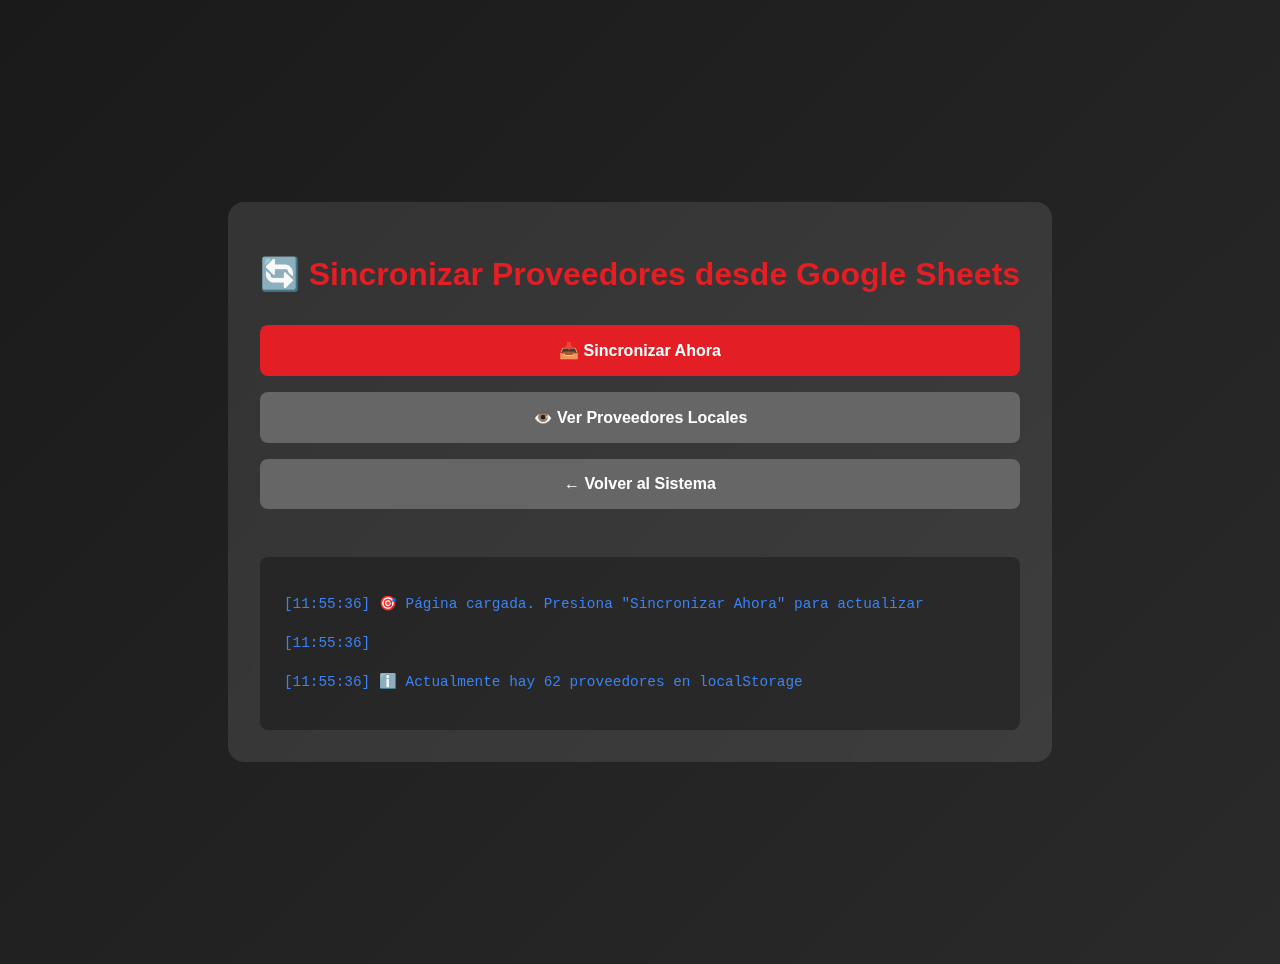
<file: sincronizar-proveedores.html>
<!DOCTYPE html>
<html lang="es">
<head>
  <meta charset="UTF-8">
  <meta name="viewport" content="width=device-width, initial-scale=1.0">
  <title>Sincronizar Proveedores - Alberto Ochoa</title>
  <style>
    body {
      font-family: -apple-system, BlinkMacSystemFont, 'Segoe UI', Roboto, Arial, sans-serif;
      background: linear-gradient(135deg, #1a1a1a, #2a2a2a);
      color: white;
      padding: 2rem;
      margin: 0;
      min-height: 100vh;
      display: flex;
      align-items: center;
      justify-content: center;
    }
    .container {
      max-width: 800px;
      background: rgba(255, 255, 255, 0.1);
      border-radius: 16px;
      padding: 2rem;
      backdrop-filter: blur(10px);
    }
    h1 {
      color: #e31e24;
      margin-bottom: 2rem;
      text-align: center;
    }
    .btn {
      background: #e31e24;
      color: white;
      border: none;
      padding: 1rem 2rem;
      border-radius: 8px;
      font-size: 1rem;
      font-weight: 700;
      cursor: pointer;
      width: 100%;
      margin-bottom: 1rem;
      transition: all 0.3s;
    }
    .btn:hover {
      background: #b91820;
      transform: translateY(-2px);
    }
    .btn-secondary {
      background: #666;
    }
    .btn-secondary:hover {
      background: #888;
    }
    #log {
      background: rgba(0, 0, 0, 0.3);
      border-radius: 8px;
      padding: 1.5rem;
      margin-top: 2rem;
      max-height: 400px;
      overflow-y: auto;
      font-family: 'Courier New', monospace;
      font-size: 0.9rem;
      line-height: 1.6;
    }
    .log-line {
      margin: 0.5rem 0;
      padding: 0.25rem 0;
    }
    .log-success {
      color: #10b981;
    }
    .log-error {
      color: #ef4444;
    }
    .log-info {
      color: #3b82f6;
    }
    .log-warning {
      color: #f59e0b;
    }
    .stats {
      background: rgba(227, 30, 36, 0.1);
      border: 2px solid #e31e24;
      border-radius: 8px;
      padding: 1.5rem;
      margin: 1.5rem 0;
      display: grid;
      grid-template-columns: repeat(auto-fit, minmax(150px, 1fr));
      gap: 1rem;
    }
    .stat-item {
      text-align: center;
    }
    .stat-number {
      font-size: 2.5rem;
      font-weight: 900;
      color: #e31e24;
    }
    .stat-label {
      font-size: 0.85rem;
      opacity: 0.8;
      text-transform: uppercase;
    }
  </style>
</head>
<body>
  <div class="container">
    <h1>🔄 Sincronizar Proveedores desde Google Sheets</h1>
    
    <button class="btn" onclick="sincronizarProveedores()">
      📥 Sincronizar Ahora
    </button>
    
    <button class="btn btn-secondary" onclick="verProveedores()">
      👁️ Ver Proveedores Locales
    </button>
    
    <button class="btn btn-secondary" onclick="window.location.href='index.html'">
      ← Volver al Sistema
    </button>
    
    <div class="stats" id="stats" style="display: none;">
      <div class="stat-item">
        <div class="stat-number" id="totalSheets">0</div>
        <div class="stat-label">En Sheets</div>
      </div>
      <div class="stat-item">
        <div class="stat-number" id="totalLocal">0</div>
        <div class="stat-label">En localStorage</div>
      </div>
      <div class="stat-item">
        <div class="stat-number" id="totalActivos">0</div>
        <div class="stat-label">Activos</div>
      </div>
    </div>
    
    <div id="log"></div>
  </div>

  <script src="google-apps-script.js"></script>
  <script>
    function log(message, type = 'info') {
      const logDiv = document.getElementById('log');
      const line = document.createElement('div');
      line.className = `log-line log-${type}`;
      const timestamp = new Date().toLocaleTimeString('es-ES');
      line.textContent = `[${timestamp}] ${message}`;
      logDiv.appendChild(line);
      logDiv.scrollTop = logDiv.scrollHeight;
    }

    async function sincronizarProveedores() {
      const logDiv = document.getElementById('log');
      const statsDiv = document.getElementById('stats');
      logDiv.innerHTML = '';
      statsDiv.style.display = 'none';
      
      log('🚀 Iniciando sincronización...', 'info');
      
      // Verificar configuración
      if (!googleSheets.isConfigured()) {
        log('❌ Google Sheets no está configurado', 'error');
        log('⚙️ URL actual: ' + googleSheets.scriptUrl, 'warning');
        log('Por favor, verifica la configuración de Google Apps Script', 'warning');
        return;
      }
      
      log('✅ Configuración verificada', 'success');
      log('📡 Conectando con Google Sheets...', 'info');
      
      try {
        // Leer desde Google Sheets
        const proveedores = await googleSheets.leerProveedores();
        
        if (!proveedores || proveedores.length === 0) {
          log('⚠️ No se encontraron proveedores en Google Sheets', 'warning');
          log('Verifica que la pestaña "Proveedores" exista y tenga datos', 'warning');
          return;
        }
        
        log(`✅ ${proveedores.length} proveedores leídos desde Google Sheets`, 'success');
        
        // Guardar en localStorage
        localStorage.setItem('gestion_taller_proveedores', JSON.stringify(proveedores));
        log('💾 Proveedores guardados en localStorage', 'success');
        
        // Contar activos
        const activos = proveedores.filter(p => p.activo === true || p.activo === 'true').length;
        
        // Mostrar estadísticas
        document.getElementById('totalSheets').textContent = proveedores.length;
        document.getElementById('totalLocal').textContent = proveedores.length;
        document.getElementById('totalActivos').textContent = activos;
        statsDiv.style.display = 'grid';
        
        log('', 'info');
        log('📊 Desglose por categoría:', 'info');
        
        // Contar por categoría
        const categorias = {};
        proveedores.forEach(p => {
          const cat = p.categoria || 'Sin categoría';
          categorias[cat] = (categorias[cat] || 0) + 1;
        });
        
        Object.keys(categorias).sort().forEach(cat => {
          log(`   ${cat}: ${categorias[cat]} proveedores`, 'info');
        });
        
        log('', 'info');
        log('✅ SINCRONIZACIÓN COMPLETADA EXITOSAMENTE', 'success');
        log('Ahora puedes ver los proveedores en el sistema principal', 'success');
        
      } catch (error) {
        log('❌ Error al sincronizar: ' + error.message, 'error');
        log('Stack: ' + error.stack, 'error');
        
        // Intentar usar localStorage como respaldo
        const localData = localStorage.getItem('gestion_taller_proveedores');
        if (localData) {
          const proveedores = JSON.parse(localData);
          log(`ℹ️ Hay ${proveedores.length} proveedores en localStorage`, 'info');
        } else {
          log('⚠️ No hay datos en localStorage', 'warning');
        }
      }
    }

    function verProveedores() {
      const data = localStorage.getItem('gestion_taller_proveedores');
      if (!data) {
        log('⚠️ No hay proveedores en localStorage', 'warning');
        return;
      }
      
      const proveedores = JSON.parse(data);
      log('', 'info');
      log(`📋 PROVEEDORES EN LOCALSTORAGE (${proveedores.length})`, 'success');
      log('', 'info');
      
      proveedores.slice(0, 10).forEach((p, i) => {
        log(`${i+1}. ${p.nombre} - ${p.categoria} (${p.ciudad})`, 'info');
      });
      
      if (proveedores.length > 10) {
        log(`... y ${proveedores.length - 10} más`, 'info');
      }
    }

    // Auto-sincronizar al cargar
    window.addEventListener('DOMContentLoaded', () => {
      log('🎯 Página cargada. Presiona "Sincronizar Ahora" para actualizar', 'info');
      log('', 'info');
      
      // Verificar si ya hay datos
      const data = localStorage.getItem('gestion_taller_proveedores');
      if (data) {
        const proveedores = JSON.parse(data);
        log(`ℹ️ Actualmente hay ${proveedores.length} proveedores en localStorage`, 'info');
      } else {
        log('ℹ️ No hay proveedores en localStorage aún', 'warning');
      }
    });
  </script>
</body>
</html>
</file>
<file: styles.css>
/* ========================================
   VARIABLES DE COLORES - ALBERTO OCHOA
   ======================================== */
:root {
  /* Colores de Marca */
  --brand-black: #1a1a1a;
  --brand-red: #e31e24;
  --brand-red-dark: #b91820;
  --brand-red-light: #ff4449;
  
  /* Colores Principales */
  --primary-color: var(--brand-red);
  --primary-dark: var(--brand-red-dark);
  --primary-light: var(--brand-red-light);
  --secondary-color: var(--brand-black);
  
  /* Colores de Estado */
  --success-color: #10b981;
  --warning-color: #f59e0b;
  --danger-color: #dc2626;
  --info-color: #3b82f6;
  
  /* Backgrounds */
  --background: #f5f5f5;
  --background-dark: #e8e8e8;
  --card-background: #ffffff;
  --overlay: rgba(0, 0, 0, 0.5);
  
  /* Textos */
  --text-primary: #1a1a1a;
  --text-secondary: #64748b;
  --text-light: #94a3b8;
  --text-white: #ffffff;
  
  /* Bordes y Sombras */
  --border-color: #e5e7eb;
  --border-radius: 12px;
  --border-radius-sm: 8px;
  --shadow-sm: 0 1px 2px rgba(0, 0, 0, 0.05);
  --shadow: 0 2px 4px rgba(0, 0, 0, 0.1);
  --shadow-md: 0 4px 8px rgba(0, 0, 0, 0.12);
  --shadow-lg: 0 10px 25px rgba(0, 0, 0, 0.15);
  --shadow-brand: 0 4px 14px rgba(227, 30, 36, 0.3);
  
  /* Transiciones */
  --transition-fast: 0.2s ease;
  --transition-normal: 0.3s ease;
  --transition-slow: 0.5s ease;
}

* {
  margin: 0;
  padding: 0;
  box-sizing: border-box;
}

body {
  font-family: -apple-system, BlinkMacSystemFont, 'Segoe UI', Roboto, Oxygen, Ubuntu, Cantarell, sans-serif;
  background: var(--background);
  color: var(--text-primary);
  line-height: 1.6;
  -webkit-font-smoothing: antialiased;
  padding-bottom: 2rem;
}

/* ========================================
   HEADER
   ======================================== */
.app-header {
  background: white;
  color: var(--brand-black);
  padding: 1rem 1.5rem;
  box-shadow: var(--shadow-lg);
  position: sticky;
  top: 0;
  z-index: 100;
  border-bottom: 3px solid var(--brand-red);
}

.header-content {
  max-width: 1200px;
  margin: 0 auto;
  display: flex;
  justify-content: space-between;
  align-items: center;
  gap: 1rem;
}

.header-logo {
  display: flex;
  align-items: center;
  gap: 1rem;
}

.company-logo {
  height: 50px;
  width: auto;
  object-fit: contain;
}

.header-logo::before {
  display: none;
}

.header-logo img {
  height: 50px;
  width: auto;
}

.app-header h1 {
  font-size: 1.5rem;
  font-weight: 700;
  color: var(--brand-black);
}

.app-header h1 .brand-highlight {
  color: var(--brand-red);
}

.install-btn {
  background: var(--brand-red);
  border: 2px solid var(--brand-red);
  color: white;
  padding: 0.6rem 1.2rem;
  border-radius: var(--border-radius-sm);
  font-weight: 600;
  cursor: pointer;
  transition: all var(--transition-normal);
  box-shadow: var(--shadow-brand);
}

.install-btn:hover {
  background: var(--brand-red-dark);
  border-color: var(--brand-red-dark);
  transform: translateY(-2px);
  box-shadow: 0 6px 20px rgba(227, 30, 36, 0.4);
}

/* ========================================
   NAVEGACIÓN
   ======================================== */
.nav-tabs {
  display: flex;
  background: var(--card-background);
  border-bottom: 3px solid var(--border-color);
  overflow-x: auto;
  position: sticky;
  top: 73px;
  z-index: 99;
  box-shadow: var(--shadow-sm);
}

.tab-btn {
  flex: 1;
  padding: 1rem 1.5rem;
  background: none;
  border: none;
  border-bottom: 3px solid transparent;
  cursor: pointer;
  font-weight: 600;
  color: var(--text-secondary);
  transition: all var(--transition-normal);
  white-space: nowrap;
  font-size: 0.95rem;
}

.tab-btn.active {
  color: var(--brand-red);
  border-bottom-color: var(--brand-red);
  background: rgba(227, 30, 36, 0.05);
}

.tab-btn:hover {
  background: var(--background);
  color: var(--brand-black);
}

/* Contenedor */
.container {
  max-width: 1200px;
  margin: 0 auto;
  padding: 1.5rem;
}

/* Vistas */
.view {
  display: none;
}

.view.active {
  display: block;
}

/* ========================================
   TARJETAS
   ======================================== */
.card {
  background: var(--card-background);
  border-radius: var(--border-radius);
  padding: 2rem;
  margin-bottom: 1.5rem;
  box-shadow: var(--shadow);
  border: 1px solid var(--border-color);
  transition: all var(--transition-normal);
}

.card:hover {
  box-shadow: var(--shadow-md);
  transform: translateY(-2px);
}

.card h2 {
  margin-bottom: 1.5rem;
  color: var(--brand-black);
  font-size: 1.4rem;
  font-weight: 700;
  border-bottom: 3px solid var(--brand-red);
  padding-bottom: 0.75rem;
  display: flex;
  align-items: center;
  gap: 0.5rem;
}

.card h2::before {
  content: "";
  display: inline-block;
  width: 6px;
  height: 30px;
  background: var(--brand-red);
  border-radius: 3px;
}

/* ========================================
   FORMULARIOS
   ======================================== */
.form-group {
  margin-bottom: 1.5rem;
}

.form-group label {
  display: block;
  margin-bottom: 0.5rem;
  font-weight: 600;
  color: var(--brand-black);
}

.form-group input,
.form-group textarea,
.form-group select {
  width: 100%;
  padding: 0.75rem;
  border: 2px solid var(--border-color);
  border-radius: var(--border-radius-sm);
  font-size: 1rem;
  transition: all var(--transition-normal);
  font-family: inherit;
}

.form-group input:focus,
.form-group textarea:focus,
.form-group select:focus {
  outline: none;
  border-color: var(--brand-red);
  box-shadow: 0 0 0 3px rgba(227, 30, 36, 0.1);
}

.form-row {
  display: grid;
  grid-template-columns: 1fr 1fr;
  gap: 1rem;
  margin-bottom: 1.5rem;
}

.form-actions {
  display: flex;
  gap: 1rem;
  margin-top: 2rem;
  padding-top: 1.5rem;
  border-top: 2px solid var(--border-color);
}

.form-actions .btn {
  flex: 1;
}

@media (max-width: 768px) {
  .form-row {
    grid-template-columns: 1fr;
  }
}

/* ========================================
   BUSCADOR DE REPORTES
   ======================================== */
.search-row {
  display: grid;
  grid-template-columns: 2fr 1.5fr 1.5fr;
  gap: 0.75rem;
  margin-bottom: 1rem;
}

.search-row input {
  padding: 0.75rem;
  border: 2px solid var(--border-color);
  border-radius: var(--border-radius-sm);
  font-size: 1rem;
  transition: all var(--transition-normal);
}

.search-row input:focus {
  outline: none;
  border-color: var(--brand-red);
  box-shadow: 0 0 0 3px rgba(227, 30, 36, 0.1);
}

.search-buttons {
  display: flex;
  gap: 0.75rem;
}

.search-buttons .btn {
  flex: 1;
}

.search-results {
  margin-top: 1.5rem;
  padding-top: 1rem;
  border-top: 2px solid var(--border-color);
}

.search-results h3 {
  color: var(--brand-black);
  margin-bottom: 0.5rem;
  font-size: 1.2rem;
}

.search-info {
  color: var(--text-secondary);
  margin-bottom: 1rem;
  font-size: 0.9rem;
  padding: 0.5rem 0.75rem;
  background: #f8f9fa;
  border-left: 3px solid var(--brand-red);
  border-radius: var(--border-radius-sm);
}

.search-no-results {
  margin-top: 1rem;
  padding: 1.5rem;
  text-align: center;
  background: #fff3cd;
  border: 1px solid #ffc107;
  border-radius: var(--border-radius);
  color: #856404;
}

.search-no-results p {
  margin: 0;
  font-size: 0.95rem;
}

@media (max-width: 768px) {
  .search-row {
    grid-template-columns: 1fr;
  }
  
  .search-buttons {
    flex-direction: column;
  }
}

/* ========================================
   BOTONES
   ======================================== */
.btn {
  padding: 0.75rem 1.5rem;
  border: none;
  border-radius: var(--border-radius-sm);
  font-size: 1rem;
  font-weight: 600;
  cursor: pointer;
  transition: all var(--transition-normal);
  display: inline-block;
  text-align: center;
}

.btn-primary {
  background: var(--brand-red);
  color: white;
  width: 100%;
  box-shadow: var(--shadow-brand);
}

.btn-primary:hover {
  background: var(--brand-red-dark);
  transform: translateY(-2px);
  box-shadow: 0 6px 20px rgba(227, 30, 36, 0.4);
}

.btn-primary:active {
  transform: translateY(0);
}

.btn-secondary {
  background: var(--brand-black);
  color: white;
  margin-left: 0.5rem;
}

.btn-secondary:hover {
  background: #2a2a2a;
}

.btn-success {
  background: var(--success-color);
  color: white;
}

.btn-warning {
  background: var(--warning-color);
  color: white;
}

.btn-danger {
  background: var(--danger-color);
  color: white;
}

/* ========================================
   FILTROS
   ======================================== */
.filters {
  background: white;
  padding: 1.5rem;
  border-radius: var(--border-radius);
  margin-bottom: 1.5rem;
  display: flex;
  align-items: center;
  gap: 1rem;
  flex-wrap: wrap;
  box-shadow: var(--shadow);
  border-left: 4px solid var(--brand-red);
}

.filters label {
  font-weight: 700;
  color: var(--brand-black);
  text-transform: uppercase;
  font-size: 0.85rem;
  letter-spacing: 0.5px;
}

.filters select {
  padding: 0.6rem 1rem;
  border: 2px solid var(--border-color);
  border-radius: var(--border-radius-sm);
  flex: 1;
  min-width: 200px;
  font-weight: 500;
  transition: all var(--transition-normal);
}

.filters select:focus {
  outline: none;
  border-color: var(--brand-red);
  box-shadow: 0 0 0 3px rgba(227, 30, 36, 0.1);
}

/* ========================================
   TARJETAS DE REPORTES
   ======================================== */
.reportes-grid {
  display: grid;
  gap: 1rem;
  grid-template-columns: repeat(auto-fill, minmax(300px, 1fr));
}

.reporte-card {
  background: white;
  border-radius: var(--border-radius);
  padding: 1.5rem;
  box-shadow: var(--shadow);
  cursor: pointer;
  transition: all var(--transition-normal);
  border: 1px solid var(--border-color);
  border-left: 4px solid var(--brand-red);
  position: relative;
  overflow: hidden;
}

.reporte-card::before {
  content: '';
  position: absolute;
  top: 0;
  left: -100%;
  width: 100%;
  height: 100%;
  background: linear-gradient(90deg, transparent, rgba(227, 30, 36, 0.1), transparent);
  transition: left 0.5s;
}

.reporte-card:hover::before {
  left: 100%;
}

.reporte-card:hover {
  transform: translateY(-4px);
  box-shadow: 0 8px 24px rgba(227, 30, 36, 0.2);
  border-left-color: var(--brand-red-dark);
  border-left-width: 6px;
}

.reporte-card:active {
  transform: translateY(-2px);
  box-shadow: 0 4px 16px rgba(227, 30, 36, 0.15);
}

.reporte-header {
  display: flex;
  justify-content: space-between;
  align-items: start;
  margin-bottom: 1rem;
}

.reporte-vehiculo {
  font-size: 1.25rem;
  font-weight: 700;
  color: var(--text-primary);
}

.reporte-estado {
  padding: 0.25rem 0.75rem;
  border-radius: 20px;
  font-size: 0.75rem;
  font-weight: 600;
  text-transform: uppercase;
  white-space: nowrap;
}

.estado-REPORTE { 
  background: #fef2f2; 
  color: var(--brand-red); 
  border: 1px solid var(--brand-red-light);
}
.estado-TÉCNICO, .estado-TECNICO { 
  background: #fffbeb; 
  color: #b45309; 
}
.estado-ANÁLISIS, .estado-ANALISIS { 
  background: #eff6ff; 
  color: #1e40af; 
}
.estado-TALLER { 
  background: #fdf4ff; 
  color: #a21caf; 
}
.estado-DIAGNÓSTICO, .estado-DIAGNOSTICO { 
  background: #f0fdf4; 
  color: #15803d; 
}
.estado-REPARACIÓN, .estado-REPARACION { 
  background: #fef3c7; 
  color: #a16207; 
}
.estado-SEGUIMIENTO { 
  background: #fef3c7; 
  color: #92400e; 
  font-weight: 600;
}
.estado-DISPONIBLE { 
  background: #d1fae5; 
  color: #065f46; 
  font-weight: 600;
}
.estado-FINALIZADO { 
  background: #1e293b; 
  color: #ffffff; 
  font-weight: 600;
}

.reporte-descripcion {
  color: var(--text-secondary);
  margin-bottom: 1rem;
  font-size: 0.9rem;
  line-height: 1.5;
  padding: 0.75rem;
  background: rgba(0, 0, 0, 0.02);
  border-radius: var(--border-radius-sm);
  border-left: 3px solid var(--border-color);
}

.reporte-metadata {
  display: flex;
  flex-direction: column;
  gap: 0.75rem;
  padding: 0.75rem 0;
  border-top: 1px solid var(--border-color);
  border-bottom: 1px solid var(--border-color);
}

.metadata-item {
  display: flex;
  align-items: center;
  gap: 0.5rem;
}

.metadata-label {
  font-weight: 600;
  color: var(--text-primary);
  font-size: 0.85rem;
  min-width: 60px;
  text-transform: uppercase;
  letter-spacing: 0.5px;
}

.metadata-value {
  color: var(--text-secondary);
  font-size: 0.9rem;
  flex: 1;
}

.reporte-footer {
  display: flex;
  justify-content: space-between;
  align-items: center;
  font-size: 0.85rem;
  color: var(--text-secondary);
  padding-top: 0.75rem;
  border-top: 1px solid var(--border-color);
}

.reporte-action {
  margin-top: 1rem;
  padding-top: 1rem;
  border-top: 1px solid var(--border-color);
}

.btn-ver-detalle {
  width: 100%;
  padding: 0.75rem;
  background: linear-gradient(135deg, var(--brand-red), #c71f37);
  color: white;
  border: none;
  border-radius: var(--border-radius-sm);
  font-weight: 600;
  font-size: 0.9rem;
  cursor: pointer;
  transition: all 0.2s;
  box-shadow: 0 2px 8px rgba(227, 30, 36, 0.2);
  display: flex;
  align-items: center;
  justify-content: center;
  gap: 0.5rem;
}

.btn-ver-detalle:hover {
  background: linear-gradient(135deg, #c71f37, var(--brand-red-dark));
  box-shadow: 0 4px 12px rgba(227, 30, 36, 0.3);
  transform: translateY(-1px);
}

.btn-ver-detalle:active {
  transform: translateY(0);
  box-shadow: 0 2px 6px rgba(227, 30, 36, 0.2);
}

/* Modal */
.modal {
  display: none;
  position: fixed;
  z-index: 1000;
  left: 0;
  top: 0;
  width: 100%;
  height: 100%;
  background: rgba(0, 0, 0, 0.5);
  backdrop-filter: blur(4px);
}

.modal-content {
  background: white;
  margin: 2rem auto;
  padding: 2rem;
  border-radius: var(--border-radius);
  max-width: 600px;
  max-height: 90vh;
  overflow-y: auto;
  position: relative;
  animation: slideIn var(--transition-normal) ease-out;
  border-top: 4px solid var(--brand-red);
  box-shadow: var(--shadow-lg);
}

@keyframes slideIn {
  from {
    opacity: 0;
    transform: translateY(-20px);
  }
  to {
    opacity: 1;
    transform: translateY(0);
  }
}

.close {
  position: absolute;
  right: 1rem;
  top: 1rem;
  font-size: 2rem;
  font-weight: bold;
  color: var(--text-secondary);
  cursor: pointer;
  line-height: 1;
}

.close:hover {
  color: var(--danger-color);
}

/* Detalle de Reporte */
.detalle-section {
  margin-bottom: 1.5rem;
}

.detalle-section h3 {
  margin-bottom: 1rem;
  color: var(--brand-red);
  font-weight: 700;
  font-size: 1.1rem;
  text-transform: uppercase;
  letter-spacing: 0.5px;
}

.info-row {
  display: flex;
  padding: 0.75rem 0;
  border-bottom: 1px solid var(--border-color);
  transition: background var(--transition-fast);
}

.info-row:hover {
  background: var(--background);
}

.info-label {
  font-weight: 600;
  width: 150px;
  color: var(--text-secondary);
  text-transform: uppercase;
  font-size: 0.85rem;
  letter-spacing: 0.5px;
}

.info-value {
  flex: 1;
  color: var(--text-primary);
  font-weight: 500;
}

/* ========================================
   ESTADÍSTICAS
   ======================================== */
.stats-grid {
  display: grid;
  gap: 1rem;
  grid-template-columns: repeat(auto-fit, minmax(200px, 1fr));
}

.stat-card {
  background: linear-gradient(135deg, var(--brand-black), #2a2a2a);
  color: white;
  padding: 2rem 1.5rem;
  border-radius: var(--border-radius);
  text-align: center;
  border-bottom: 4px solid var(--brand-red);
  transition: all var(--transition-normal);
}

.stat-card:hover {
  transform: translateY(-4px);
  box-shadow: var(--shadow-lg);
}

.stat-number {
  font-size: 3rem;
  font-weight: 700;
  margin-bottom: 0.5rem;
  color: var(--brand-red);
  text-shadow: 0 2px 4px rgba(0, 0, 0, 0.2);
}

.stat-label {
  font-size: 0.9rem;
  opacity: 0.9;
  text-transform: uppercase;
  letter-spacing: 0.5px;
}

/* ========================================
   TOAST
   ======================================== */
.toast {
  position: fixed;
  bottom: 2rem;
  left: 50%;
  transform: translateX(-50%);
  background: var(--brand-black);
  color: white;
  padding: 1rem 2rem;
  border-radius: var(--border-radius-sm);
  box-shadow: var(--shadow-lg);
  z-index: 2000;
  opacity: 0;
  transition: opacity var(--transition-normal);
  font-weight: 600;
  border: 2px solid var(--brand-red);
}

.toast.show {
  opacity: 1;
}

.toast.success {
  background: var(--success-color);
  border-color: #059669;
}

.toast.error {
  background: var(--danger-color);
  border-color: #b91c1c;
}

/* ========================================
   FOOTER
   ======================================== */
.app-footer {
  background: linear-gradient(135deg, var(--brand-black), #2a2a2a);
  color: var(--text-white);
  padding: 2rem 1rem;
  text-align: center;
  margin-top: 3rem;
  border-top: 3px solid var(--brand-red);
}

.app-footer::before {
  content: "ALBERTO OCHOA";
  display: block;
  font-size: 1.2rem;
  font-weight: 700;
  color: var(--text-white);
  margin-bottom: 0.25rem;
}

.app-footer::after {
  content: "& Cía. S.A.S";
  display: block;
  font-size: 1.4rem;
  font-weight: 900;
  color: var(--brand-red);
  margin-bottom: 1rem;
  letter-spacing: 1px;
}

.app-footer p {
  margin: 0.5rem 0;
  font-size: 0.9rem;
  opacity: 0.8;
}

.app-footer strong {
  color: var(--brand-red);
  font-weight: 700;
}

.footer-version {
  opacity: 0.6;
  font-size: 0.8rem;
}

/* ========================================
   RESPONSIVE
   ======================================== */
@media (max-width: 768px) {
  .header-content h1 {
    font-size: 1.1rem;
  }
  
  .header-logo::before {
    width: 40px;
    height: 40px;
    font-size: 1.1rem;
  }
  
  .install-btn {
    padding: 0.4rem 0.8rem;
    font-size: 0.85rem;
  }
  
  .container {
    padding: 1rem;
  }
  
  .card {
    padding: 1.5rem;
  }
  
  .reportes-grid {
    grid-template-columns: 1fr;
  }
  
  .modal-content {
    margin: 1rem;
    padding: 1.5rem;
  }
  
  .filters {
    flex-direction: column;
    align-items: stretch;
    padding: 1rem;
  }
  
  .filters select {
    min-width: 100%;
  }
  
  .btn-secondary {
    margin-left: 0;
    margin-top: 0.5rem;
  }
  
  .stat-card {
    padding: 1.5rem 1rem;
  }
  
  .stat-number {
    font-size: 2.5rem;
  }
}

@media (max-width: 480px) {
  .header-logo {
    gap: 0.5rem;
  }
  
  .header-logo::before {
    width: 35px;
    height: 35px;
    font-size: 0.95rem;
  }
  
  .app-header h1 {
    font-size: 0.95rem;
  }
  
  .tab-btn {
    padding: 0.75rem 1rem;
    font-size: 0.85rem;
  }
  
  .reporte-header {
    flex-direction: column;
    align-items: flex-start;
    gap: 0.5rem;
  }
}

/* ========================================
   ANIMACIONES
   ======================================== */
@keyframes slideIn {
  from {
    opacity: 0;
    transform: translateY(-20px);
  }
  to {
    opacity: 1;
    transform: translateY(0);
  }
}

@keyframes spin {
  to { transform: rotate(360deg); }
}

@keyframes pulse {
  0%, 100% {
    opacity: 1;
  }
  50% {
    opacity: 0.5;
  }
}

@keyframes fadeIn {
  from {
    opacity: 0;
  }
  to {
    opacity: 1;
  }
}

/* ========================================
   LOADING SPINNER
   ======================================== */
.loading {
  display: inline-block;
  width: 20px;
  height: 20px;
  border: 3px solid rgba(255, 255, 255, 0.3);
  border-radius: 50%;
  border-top-color: white;
  animation: spin 1s ease-in-out infinite;
}

.loading-overlay {
  position: fixed;
  top: 0;
  left: 0;
  right: 0;
  bottom: 0;
  background: rgba(26, 26, 26, 0.8);
  display: flex;
  align-items: center;
  justify-content: center;
  z-index: 9999;
}

.loading-overlay .spinner {
  width: 60px;
  height: 60px;
  border: 5px solid rgba(227, 30, 36, 0.2);
  border-radius: 50%;
  border-top-color: var(--brand-red);
  animation: spin 1s ease-in-out infinite;
}

/* ========================================
   PROVEEDORES/TALLERES - Vista Compacta
   ======================================== */
.proveedores-table-container {
  background: white;
  border-radius: var(--border-radius);
  box-shadow: var(--shadow);
  overflow: hidden;
}

.proveedores-table {
  width: 100%;
  border-collapse: collapse;
  font-size: 0.9rem;
}

.proveedores-table thead {
  background: linear-gradient(135deg, var(--brand-black), #2a2a2a);
  color: white;
}

.proveedores-table th {
  padding: 0.75rem 1rem;
  text-align: left;
  font-weight: 600;
  font-size: 0.85rem;
  text-transform: uppercase;
  letter-spacing: 0.5px;
  border-bottom: 2px solid var(--brand-red);
}

.proveedores-table tbody tr {
  border-bottom: 1px solid var(--border-color);
  transition: background-color 0.15s ease;
}

.proveedores-table tbody tr:hover {
  background: #f9fafb;
}

.proveedores-table tbody tr.row-inactive {
  opacity: 0.5;
  background: #f3f4f6;
}

.proveedores-table td {
  padding: 0.75rem 1rem;
  vertical-align: middle;
  color: var(--text-primary);
}

.proveedor-nombre {
  display: flex;
  align-items: center;
  gap: 0.5rem;
}

.proveedor-icon {
  font-size: 1.1rem;
}

.proveedor-nombre strong {
  color: var(--text-primary);
  font-weight: 600;
}

.categoria-badge {
  display: inline-block;
  padding: 0.25rem 0.6rem;
  background: rgba(227, 30, 36, 0.1);
  color: var(--brand-red);
  border-radius: 4px;
  font-size: 0.75rem;
  font-weight: 600;
  white-space: nowrap;
}

.badge-mini {
  display: inline-block;
  padding: 0.15rem 0.4rem;
  border-radius: 3px;
  font-size: 0.65rem;
  font-weight: 700;
  text-transform: uppercase;
  margin-left: 0.5rem;
}

.badge-mini.inactive {
  background: #e5e7eb;
  color: #6b7280;
}

.servicio-cell {
  max-width: 250px;
  overflow: hidden;
  text-overflow: ellipsis;
  white-space: nowrap;
  color: var(--text-secondary);
}

.contacto-cell {
  font-size: 0.85rem;
  line-height: 1.4;
}

.contacto-cell div {
  margin: 0.15rem 0;
}

.contacto-cell a {
  color: var(--brand-red);
  text-decoration: none;
  transition: var(--transition-fast);
}

.contacto-cell a:hover {
  text-decoration: underline;
}

.actions-cell {
  text-align: center;
  white-space: nowrap;
}

.btn-icon {
  background: none;
  border: none;
  padding: 0.4rem 0.6rem;
  cursor: pointer;
  font-size: 1.1rem;
  border-radius: 4px;
  transition: var(--transition-fast);
  margin: 0 0.15rem;
}

.btn-icon:hover {
  background: #f3f4f6;
}

.btn-icon.btn-danger:hover {
  background: #fee2e2;
}

/* Responsive para tabla de proveedores */
@media (max-width: 1200px) {
  .proveedores-table {
    font-size: 0.85rem;
  }
  
  .proveedores-table th,
  .proveedores-table td {
    padding: 0.6rem 0.75rem;
  }
  
  .servicio-cell {
    max-width: 180px;
  }
}

@media (max-width: 968px) {
  .proveedores-table-container {
    overflow-x: auto;
  }
  
  .proveedores-table {
    min-width: 800px;
  }
}

.empty-message {
  text-align: center;
  padding: 3rem 1rem;
  color: var(--text-secondary);
  font-size: 1.1rem;
}
</file>
<file: dashboard.css>
/* ========================================
   DASHBOARD TV - ALBERTO OCHOA
   ======================================== */

:root {
  --brand-black: #1a1a1a;
  --brand-red: #e31e24;
  --brand-red-dark: #b91820;
  --text-white: #ffffff;
  --text-dark: #1a1a1a;
  --background: #ffffff;
  --card-bg: #f8f9fa;
  --border-color: #e0e0e0;
}

* {
  margin: 0;
  padding: 0;
  box-sizing: border-box;
}

body {
  font-family: -apple-system, BlinkMacSystemFont, 'Segoe UI', Roboto, Arial, sans-serif;
  background: var(--background);
  color: var(--text-dark);
  overflow-x: hidden;
}

/* ========================================
   HEADER
   ======================================== */
.dashboard-header {
  background: white;
  padding: 1.5rem 2rem;
  border-bottom: 4px solid var(--brand-red);
  box-shadow: 0 4px 20px rgba(0, 0, 0, 0.1);
  position: sticky;
  top: 0;
  z-index: 100;
}

.header-content {
  max-width: 100%;
  display: flex;
  justify-content: space-between;
  align-items: center;
}

.header-logo {
  display: flex;
  align-items: center;
  gap: 1.5rem;
}

.company-logo-dashboard {
  height: 80px;
  width: auto;
  object-fit: contain;
}

.header-logo h1 {
  font-size: 2rem;
  font-weight: 900;
  letter-spacing: 2px;
  color: var(--brand-black);
}

.brand-red {
  color: var(--brand-red);
}

.subtitle {
  font-size: 0.9rem;
  color: #666;
  margin-top: 0.25rem;
  text-transform: uppercase;
  letter-spacing: 1px;
}

.header-info {
  text-align: right;
}

.current-time {
  font-size: 2rem;
  font-weight: 700;
  color: var(--brand-red);
  margin-bottom: 0.5rem;
}

.update-indicator {
  display: flex;
  align-items: center;
  gap: 0.5rem;
  font-size: 0.85rem;
  color: #ccc;
}

.dot {
  width: 8px;
  height: 8px;
  background: #10b981;
  border-radius: 50%;
  animation: pulse 2s infinite;
}

@keyframes pulse {
  0%, 100% { opacity: 1; }
  50% { opacity: 0.3; }
}

/* ========================================
   SECTION
   ======================================== */
.vehicles-section {
  padding: 2rem;
}

.section-title {
  display: flex;
  align-items: center;
  gap: 1rem;
  margin-bottom: 2rem;
}

.section-title h2 {
  font-size: 1.8rem;
  font-weight: 700;
  color: var(--text-dark);
}

.count-badge {
  background: var(--brand-red);
  color: white;
  padding: 0.5rem 1rem;
  border-radius: 20px;
  font-weight: 700;
  font-size: 1.2rem;
  min-width: 50px;
  text-align: center;
}

/* ========================================
   GRID
   ======================================== */
.vehicles-grid {
  display: grid;
  grid-template-columns: repeat(auto-fill, minmax(400px, 1fr));
  gap: 1.5rem;
}

/* ========================================
   VEHICLE CARD
   ======================================== */
.vehicle-card {
  background: var(--card-bg);
  border-radius: 12px;
  padding: 1.5rem;
  border-left: 6px solid var(--brand-red);
  box-shadow: 0 2px 8px rgba(0, 0, 0, 0.1);
  transition: all 0.3s ease;
}

.vehicle-card:hover {
  transform: translateY(-4px);
  box-shadow: 0 8px 24px rgba(227, 30, 36, 0.2);
}

.vehicle-header {
  display: flex;
  justify-content: space-between;
  align-items: center;
  margin-bottom: 1rem;
}

.vehicle-number {
  font-size: 1.8rem;
  font-weight: 900;
  color: var(--brand-red);
}

.vehicle-status-badge {
  background: rgba(227, 30, 36, 0.2);
  color: var(--brand-red);
  padding: 0.5rem 1rem;
  border-radius: 20px;
  font-weight: 700;
  font-size: 0.85rem;
  text-transform: uppercase;
  letter-spacing: 0.5px;
  border: 2px solid var(--brand-red);
}

/* Estados específicos */
.estado-REPORTE .vehicle-status-badge {
  background: rgba(239, 68, 68, 0.2);
  color: #ef4444;
  border-color: #ef4444;
}

.estado-TECNICO-ASIGNADO .vehicle-status-badge {
  background: rgba(245, 158, 11, 0.2);
  color: #f59e0b;
  border-color: #f59e0b;
}

.estado-ANALISIS .vehicle-status-badge {
  background: rgba(59, 130, 246, 0.2);
  color: #3b82f6;
  border-color: #3b82f6;
}

.estado-TALLER .vehicle-status-badge {
  background: rgba(168, 85, 247, 0.2);
  color: #a855f7;
  border-color: #a855f7;
}

.estado-DIAGNOSTICO .vehicle-status-badge {
  background: rgba(16, 185, 129, 0.2);
  color: #10b981;
  border-color: #10b981;
}

.estado-REPARACION .vehicle-status-badge {
  background: rgba(234, 179, 8, 0.2);
  color: #eab308;
  border-color: #eab308;
}

.vehicle-info-compact {
  display: flex;
  flex-direction: column;
  gap: 0.75rem;
}

.info-line {
  display: flex;
  flex-direction: column;
  gap: 0.25rem;
  padding: 0.75rem;
  background: #ffffff;
  border-radius: 8px;
  border: 1px solid var(--border-color);
}

.info-line strong {
  color: #666;
  font-size: 0.75rem;
  text-transform: uppercase;
  letter-spacing: 0.5px;
}

.info-line span {
  color: var(--text-dark);
  font-size: 1rem;
}

.info-line.warning {
  background: #fff7ed;
  border: 1px solid #fed7aa;
  border-left: 3px solid #f59e0b;
}

.info-line.warning strong {
  color: #f59e0b;
}

/* ========================================
   NO DATA
   ======================================== */
.no-data {
  grid-column: 1 / -1;
  display: flex;
  flex-direction: column;
  align-items: center;
  justify-content: center;
  padding: 4rem 2rem;
  text-align: center;
}

.no-data-icon {
  font-size: 5rem;
  margin-bottom: 1rem;
  opacity: 0.5;
}

.no-data-text {
  font-size: 1.5rem;
  color: #999;
}

/* ========================================
   RESPONSIVE
   ======================================== */
@media (max-width: 1400px) {
  .vehicles-grid {
    grid-template-columns: repeat(auto-fill, minmax(350px, 1fr));
  }
}

@media (max-width: 900px) {
  .vehicles-grid {
    grid-template-columns: 1fr;
  }
  
  .header-logo h1 {
    font-size: 1.5rem;
  }
  
  .current-time {
    font-size: 1.5rem;
  }
}

/* ========================================
   ANIMACIONES
   ======================================== */
@keyframes slideIn {
  from {
    opacity: 0;
    transform: translateY(20px);
  }
  to {
    opacity: 1;
    transform: translateY(0);
  }
}

.vehicle-card {
  animation: slideIn 0.3s ease-out;
}

/* ========================================
   PANTALLA COMPLETA
   ======================================== */
:fullscreen {
  background: var(--background);
}

:fullscreen .dashboard-header {
  padding: 2rem 3rem;
}

:fullscreen .vehicles-section {
  padding: 3rem;
}

:fullscreen .vehicles-grid {
  gap: 2rem;
}
</file>
